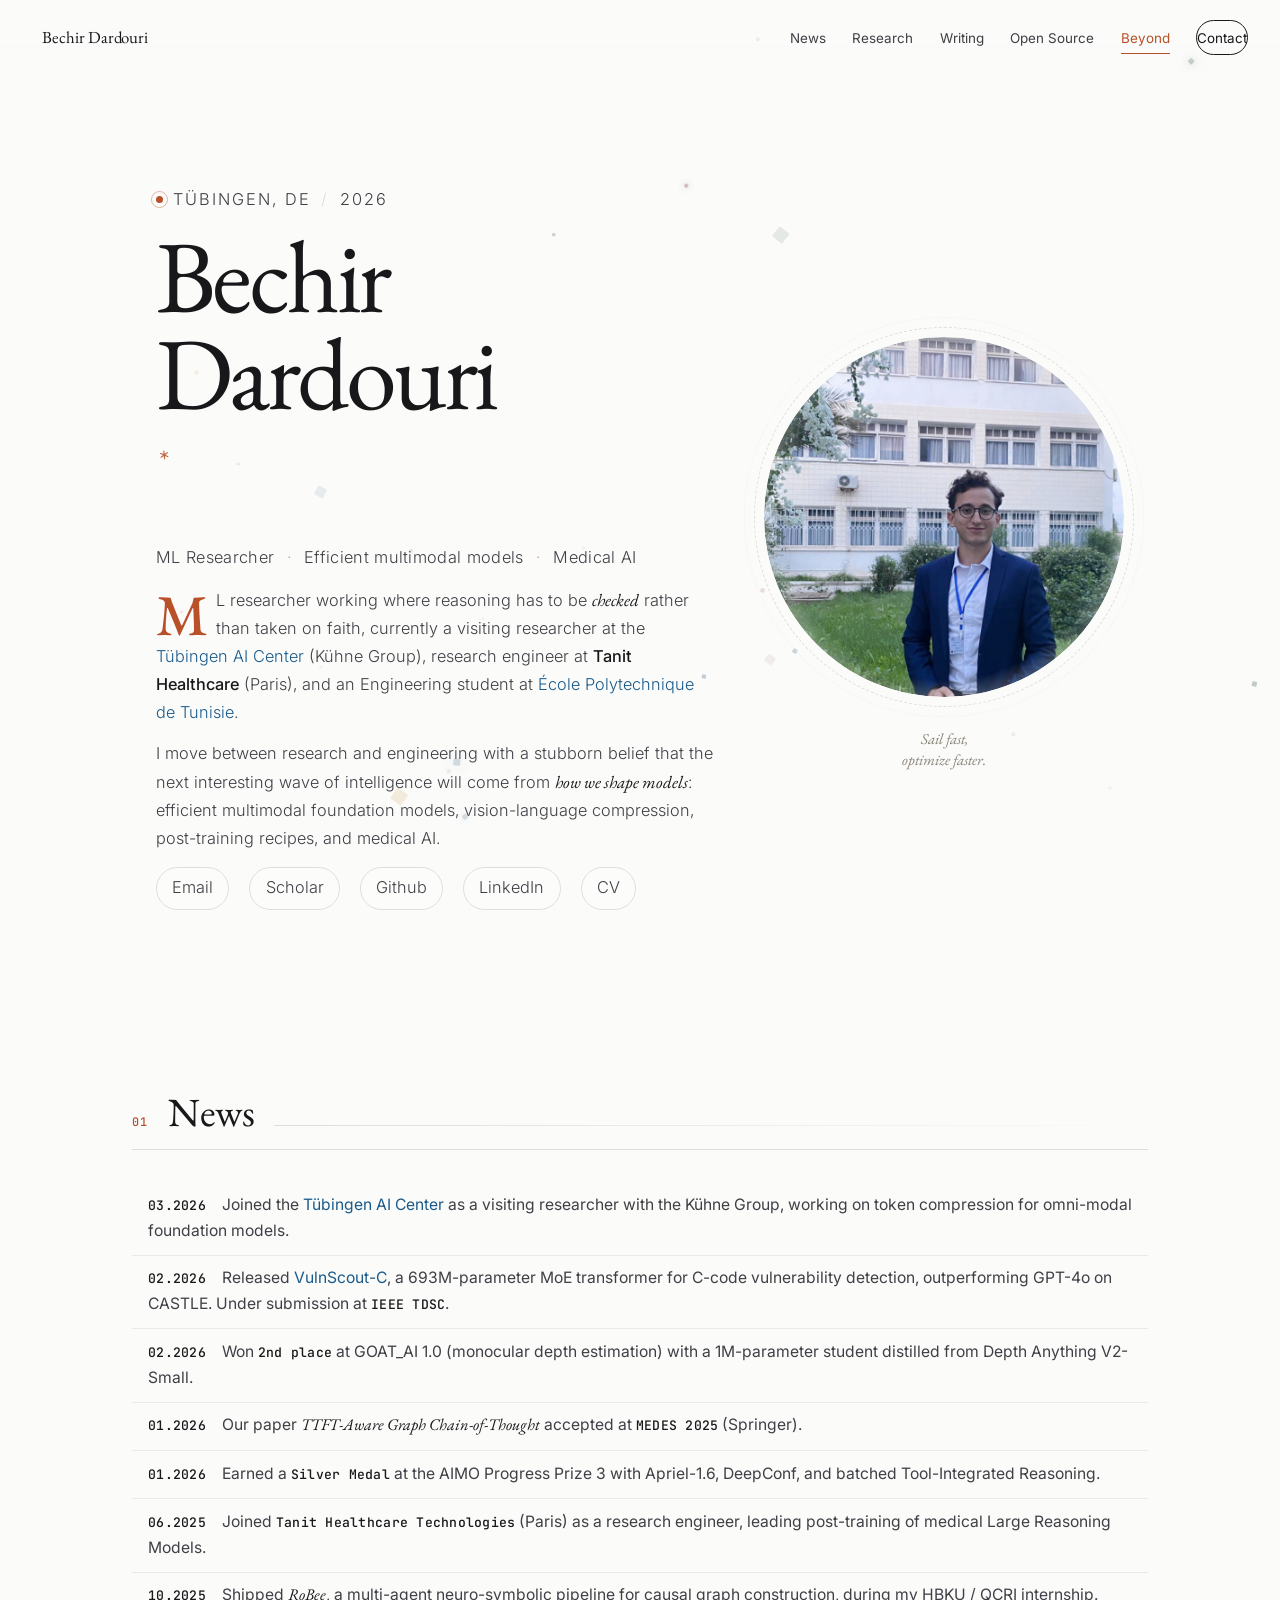
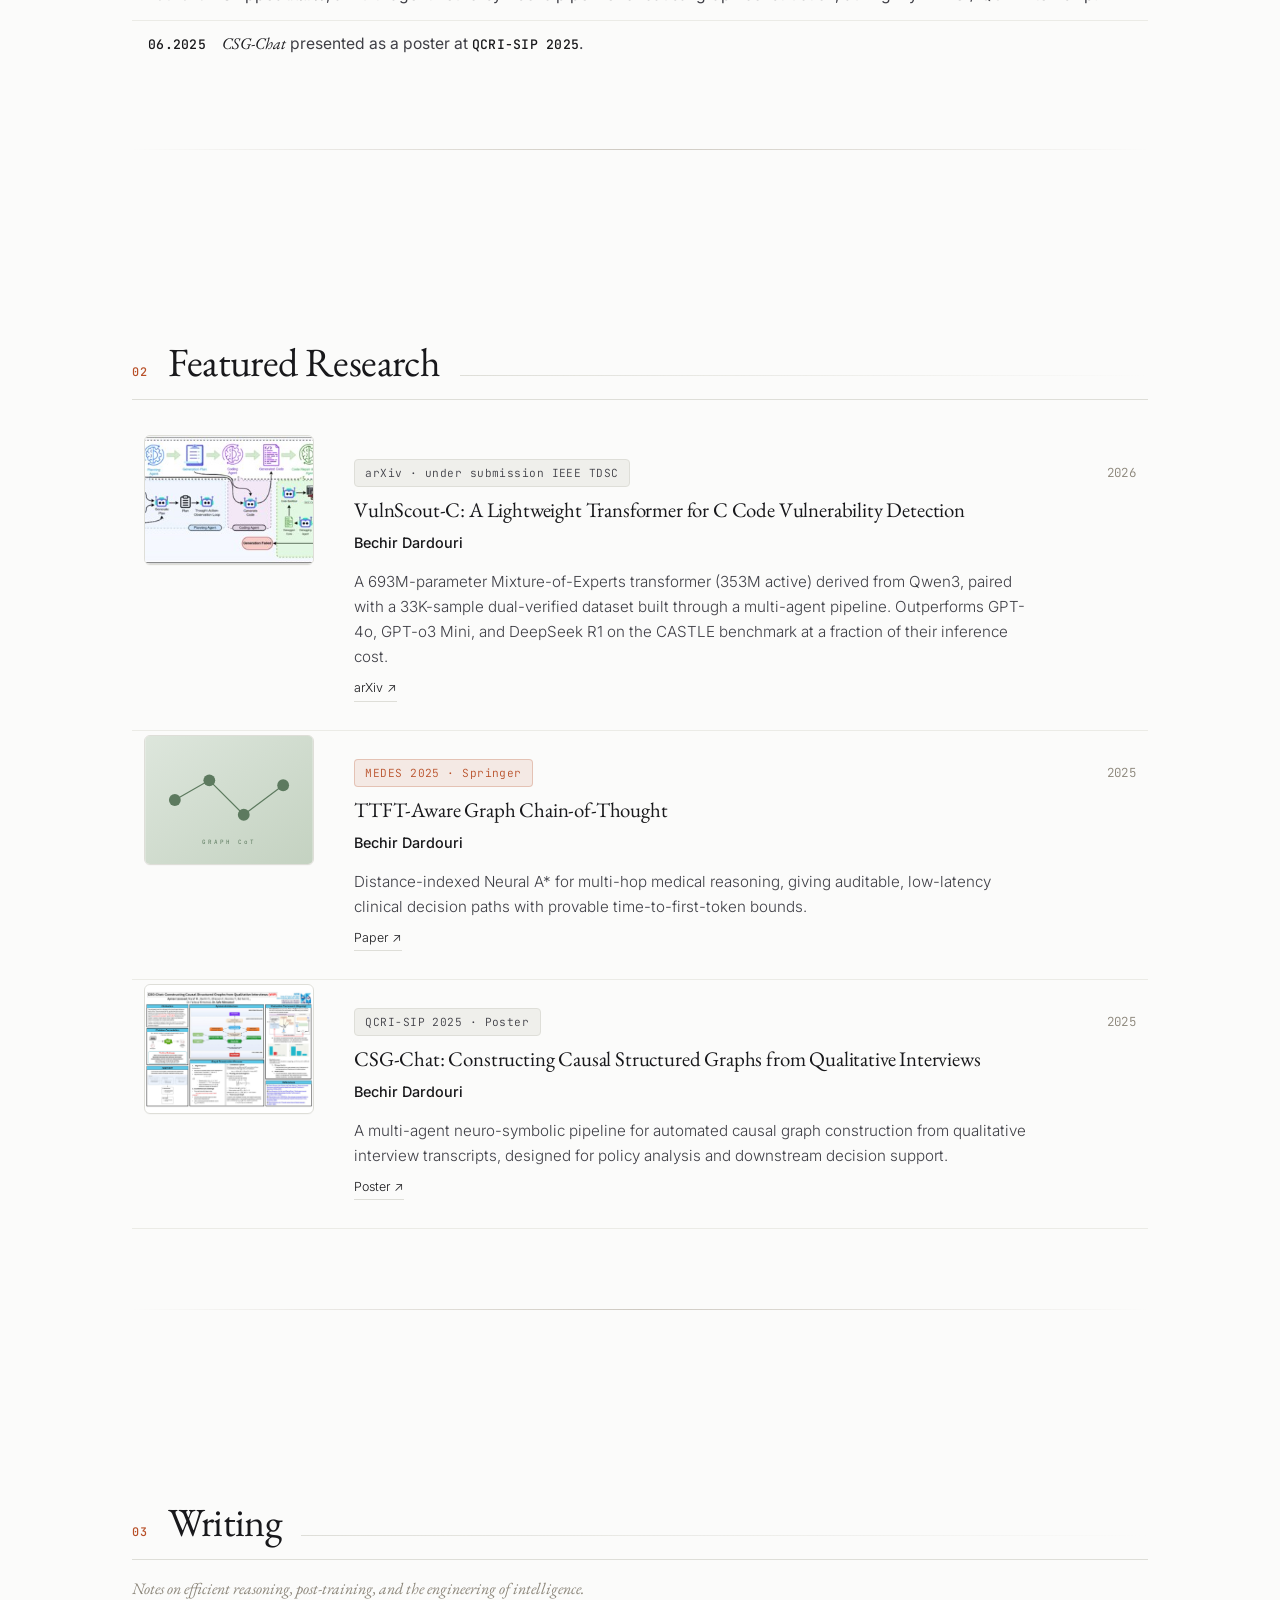
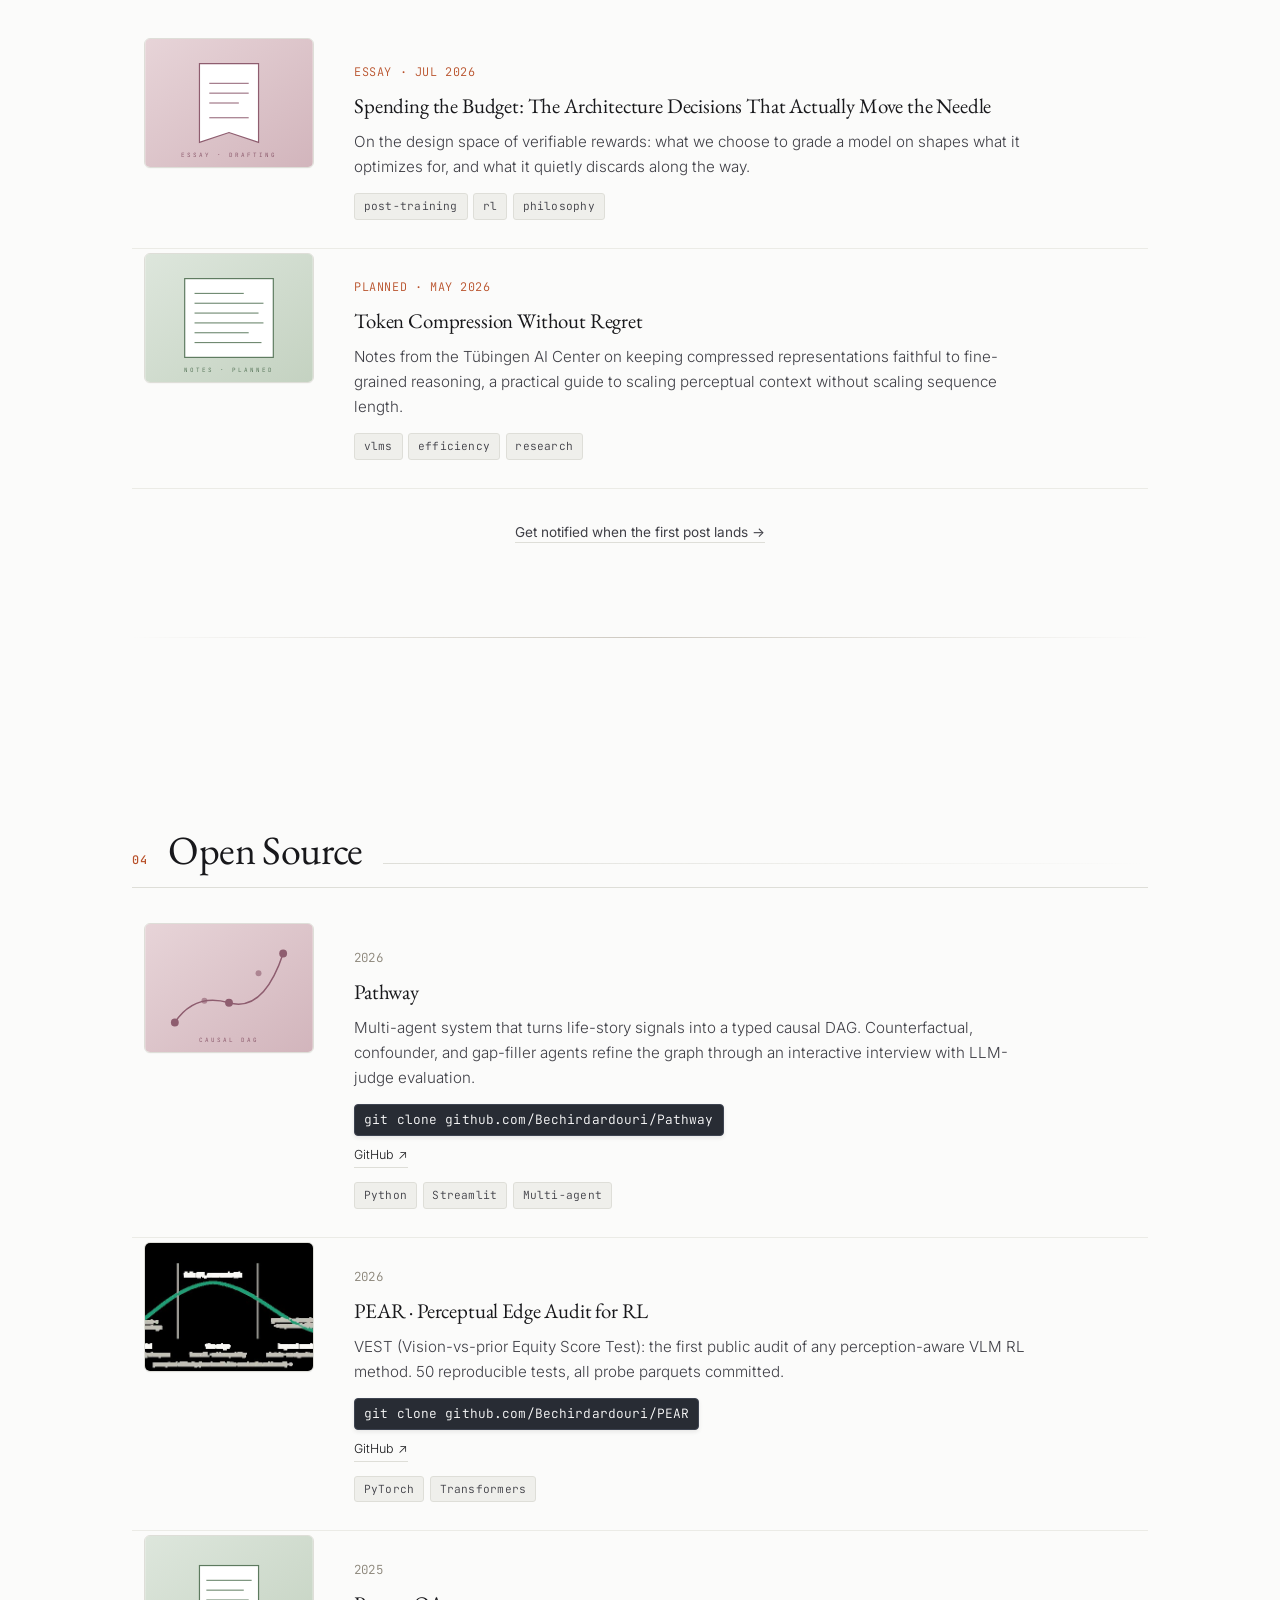
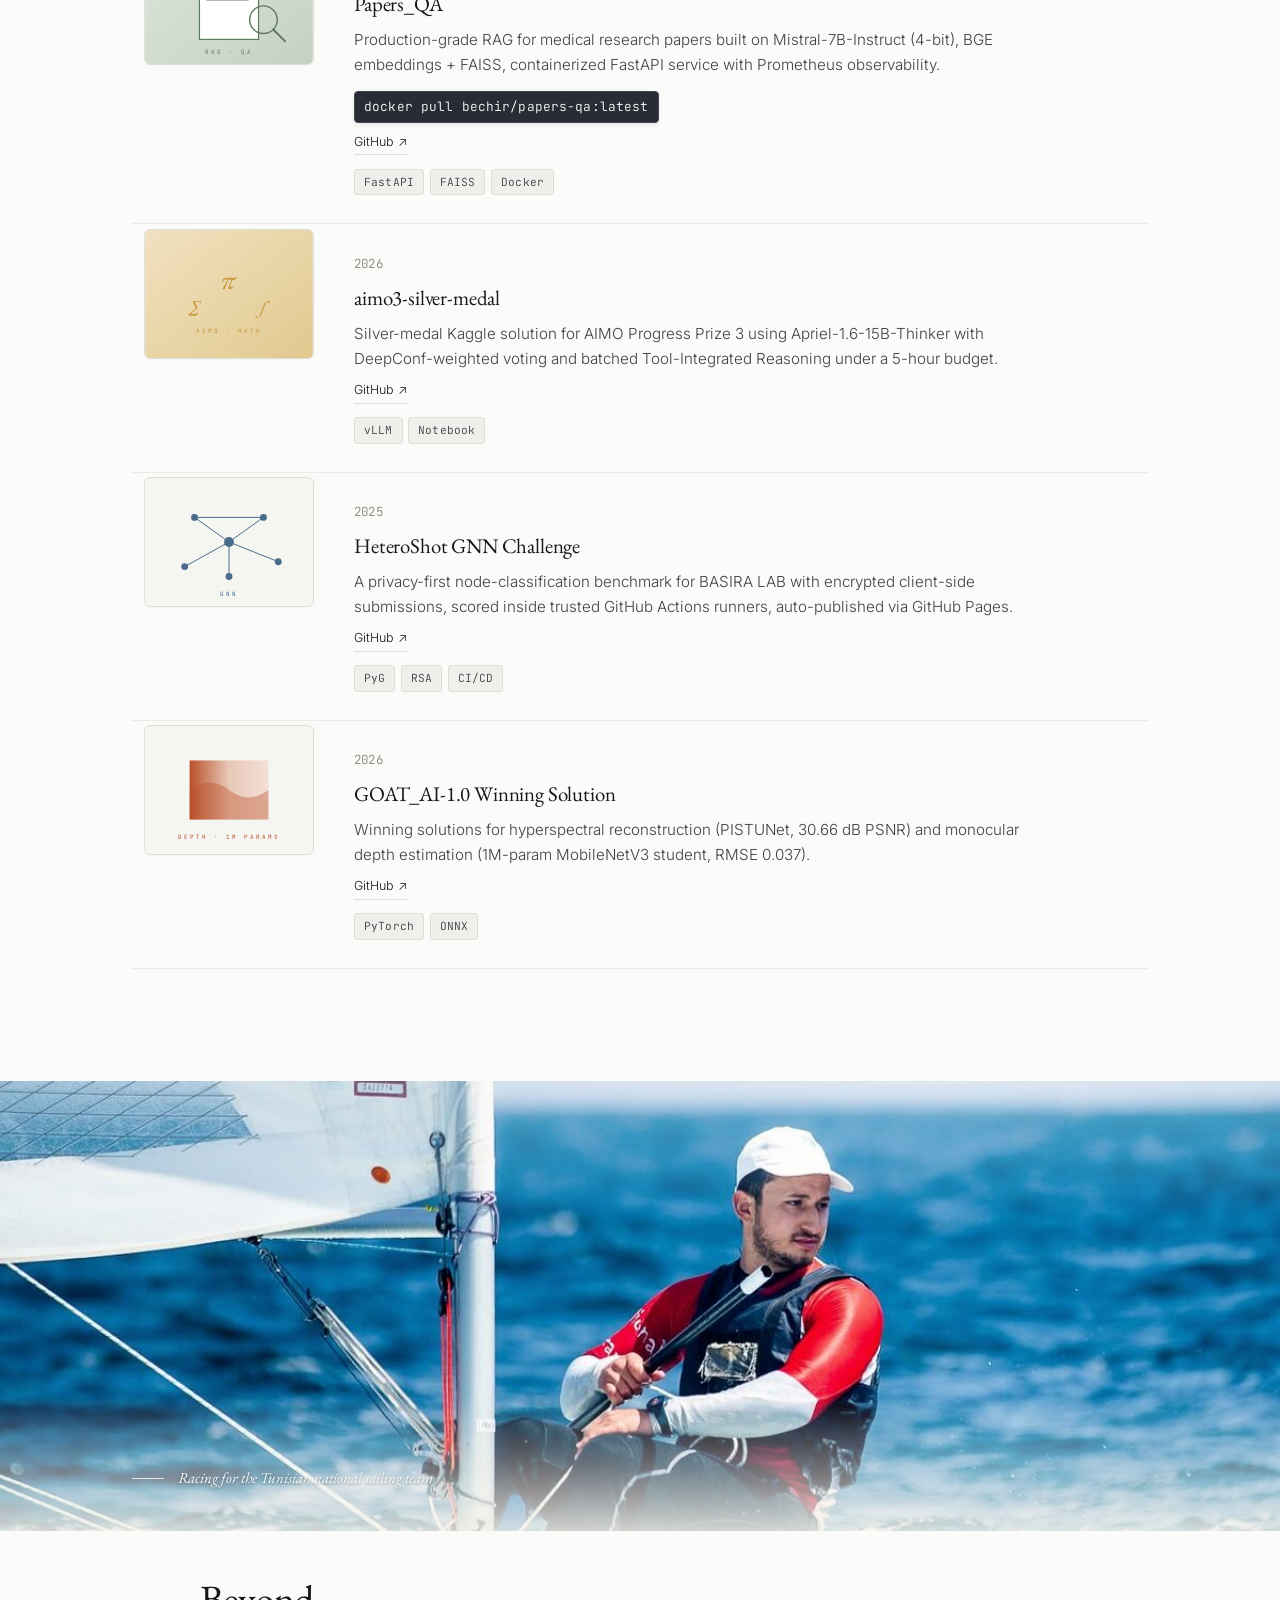
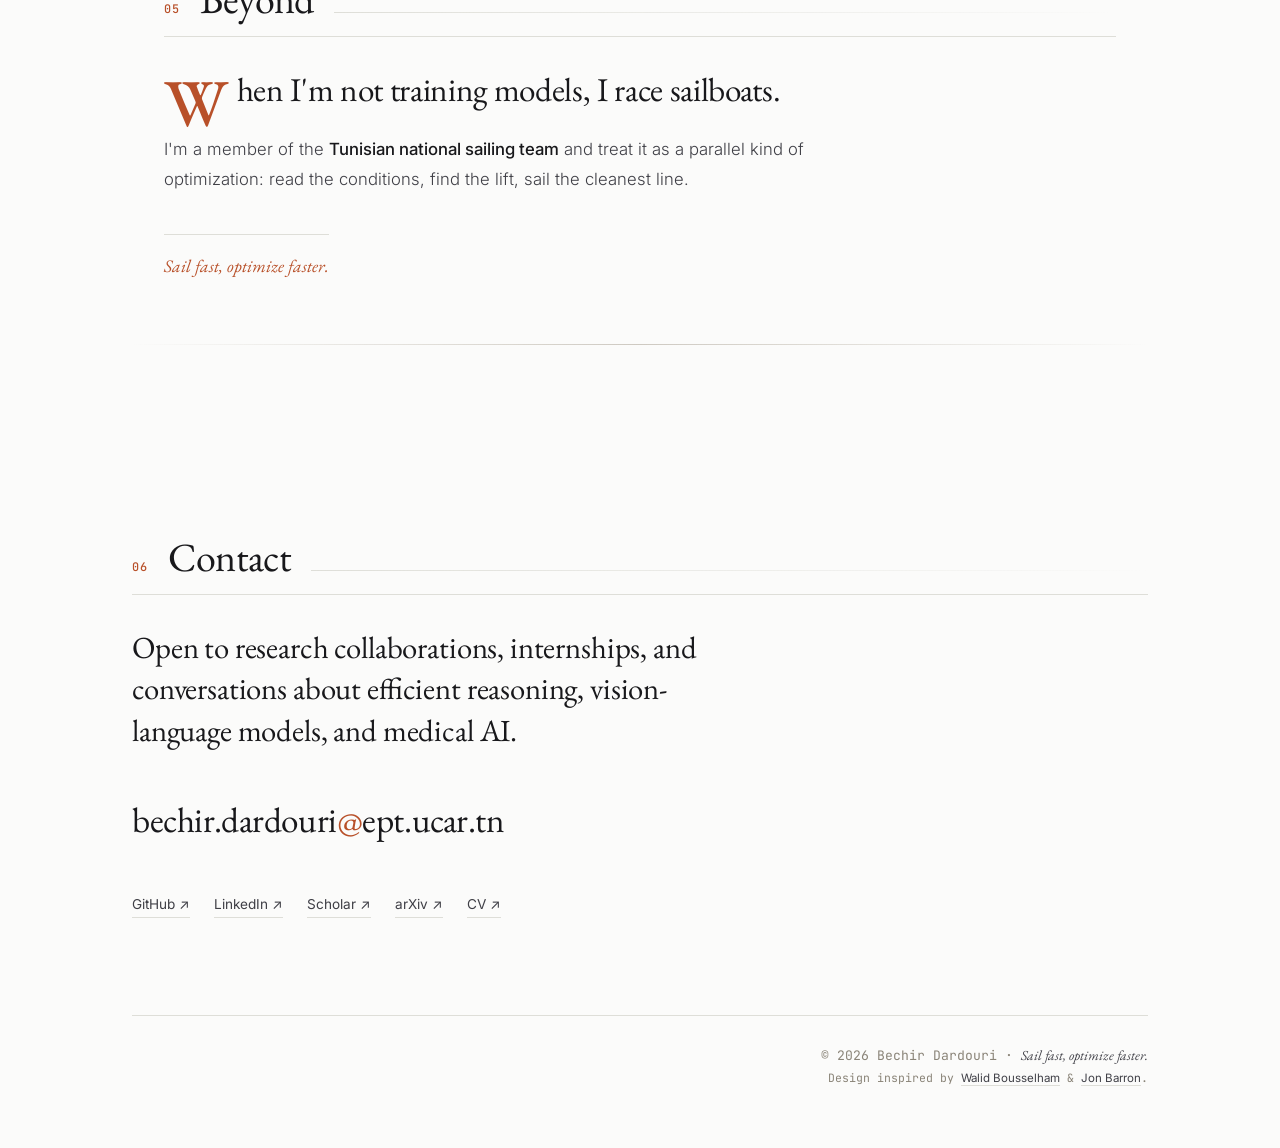
<file: index.html>
<!DOCTYPE html>
<html lang="en">
  <head>
    <meta charset="UTF-8" />
    <meta name="viewport" content="width=device-width, initial-scale=1" />
    <meta name="color-scheme" content="light" />
    <meta name="theme-color" content="#fbfbfa" />

    <!-- Primary SEO -->
    <title>Bechir Dardouri · ML Researcher · Tübingen AI Center</title>
    <meta name="google-site-verification" content="Xid5AnviSHsgxpguNvx3FMQ67lyMWOB4sU-Z_6amaNw" />
    <meta name="author" content="Bechir Dardouri" />
    <meta name="description" content="Bechir Dardouri, ML researcher at the Tübingen AI Center. Working on efficient multimodal foundation models, vision-language compression, post-training, and medical AI. Previously HBKU/QCRI, Tanit Healthcare." />
    <meta name="keywords" content="Bechir Dardouri, machine learning researcher, ML research, efficient reasoning, vision-language models, medical AI, token compression, Tübingen AI Center, École Polytechnique de Tunisie, post-training, RL, VLM" />
    <meta name="robots" content="index, follow, max-image-preview:large" />
    <link rel="canonical" href="https://bechirdardouri.github.io/" />

    <!-- Open Graph -->
    <meta property="og:title" content="Bechir Dardouri · ML Researcher" />
    <meta property="og:description" content="ML researcher at the Tübingen AI Center. Efficient reasoning, vision-language models, medical AI." />
    <meta property="og:type" content="profile" />
    <meta property="og:url" content="https://bechirdardouri.github.io/" />
    <meta property="og:image" content="https://bechirdardouri.github.io/images/profile-final.jpg" />
    <meta property="og:image:width" content="960" />
    <meta property="og:image:height" content="1000" />
    <meta property="og:image:alt" content="Portrait of Bechir Dardouri" />
    <meta property="og:site_name" content="Bechir Dardouri" />
    <meta property="og:locale" content="en_US" />
    <meta name="profile:first_name" content="Bechir" />
    <meta name="profile:last_name" content="Dardouri" />

    <!-- Twitter -->
    <meta name="twitter:card" content="summary_large_image" />
    <meta name="twitter:title" content="Bechir Dardouri · ML Researcher" />
    <meta name="twitter:description" content="Efficient reasoning, vision-language models, medical AI. Tübingen AI Center." />
    <meta name="twitter:image" content="https://bechirdardouri.github.io/images/profile-final.jpg" />
    <meta name="twitter:image:alt" content="Portrait of Bechir Dardouri" />

    <!-- Icons -->
    <link rel="icon" type="image/svg+xml" href="data:image/svg+xml,%3Csvg xmlns='http://www.w3.org/2000/svg' viewBox='0 0 100 100'%3E%3Crect width='100' height='100' fill='%23fbfbfa'/%3E%3Ctext x='50' y='70' font-family='Georgia,serif' font-size='60' fill='%23b85029' text-anchor='middle'%3EB%3C/text%3E%3C/svg%3E" />
    <link rel="apple-touch-icon" href="data:image/svg+xml,%3Csvg xmlns='http://www.w3.org/2000/svg' viewBox='0 0 100 100'%3E%3Crect width='100' height='100' fill='%23fbfbfa'/%3E%3Ctext x='50' y='70' font-family='Georgia,serif' font-size='60' fill='%23b85029' text-anchor='middle'%3EB%3C/text%3E%3C/svg%3E" />
    <link rel="mask-icon" href="data:image/svg+xml,%3Csvg xmlns='http://www.w3.org/2000/svg' viewBox='0 0 100 100'%3E%3Ctext x='50' y='70' font-family='Georgia,serif' font-size='60' fill='%23000' text-anchor='middle'%3EB%3C/text%3E%3C/svg%3E" color="#b85029" />

    <!-- Sitemap -->
    <link rel="sitemap" type="application/xml" title="Sitemap" href="/sitemap.xml" />

    <!-- Performance: preconnect + preload fonts -->
    <link rel="preconnect" href="https://fonts.googleapis.com" />
    <link rel="preconnect" href="https://fonts.gstatic.com" crossorigin />
    <link rel="preload" as="style" href="https://fonts.googleapis.com/css2?family=EB+Garamond:ital,wght@0,400;0,500;0,600;1,400;1,500&family=Inter:wght@300;400;500;600&family=JetBrains+Mono:wght@400;500&display=swap" />
    <link rel="stylesheet" href="https://fonts.googleapis.com/css2?family=EB+Garamond:ital,wght@0,400;0,500;0,600;1,400;1,500&family=Inter:wght@300;400;500;600&family=JetBrains+Mono:wght@400;500&display=swap" media="print" onload="this.media='all'" />
    <noscript><link rel="stylesheet" href="https://fonts.googleapis.com/css2?family=EB+Garamond:ital,wght@0,400;0,500;0,600;1,400;1,500&family=Inter:wght@300;400;500;600&family=JetBrains+Mono:wght@400;500&display=swap" /></noscript>

    <link rel="stylesheet" type="text/css" href="stylesheet.css" />

    <!-- Structured data: Person -->
    <script type="application/ld+json">
    {
      "@context": "https://schema.org",
      "@type": "Person",
      "name": "Bechir Dardouri",
      "givenName": "Bechir",
      "familyName": "Dardouri",
      "image": "https://bechirdardouri.github.io/images/profile-final.jpg",
      "url": "https://bechirdardouri.github.io/",
      "email": "mailto:bechir.dardouri@ept.ucar.tn",
      "jobTitle": "Machine Learning Researcher",
      "description": "ML researcher working on efficient multimodal foundation models, vision-language compression, post-training, and medical AI.",
      "knowsAbout": [
        "Machine Learning",
        "Efficient Reasoning",
        "Vision-Language Models",
        "Medical AI",
        "Token Compression",
        "Post-training",
        "Reinforcement Learning",
        "Mixture of Experts"
      ],
      "alumniOf": [
        {
          "@type": "CollegeOrUniversity",
          "name": "University of Tübingen",
          "department": "Tübingen AI Center"
        },
        {
          "@type": "CollegeOrUniversity",
          "name": "École Polytechnique de Tunisie"
        }
      ],
      "worksFor": {
        "@type": "Organization",
        "name": "Tübingen AI Center"
      },
      "affiliation": [
        { "@type": "Organization", "name": "Tübingen AI Center", "url": "https://tuebingen.ai/" },
        { "@type": "Organization", "name": "Tanit Healthcare Technologies", "url": "https://tanit.ai/" },
        { "@type": "Organization", "name": "École Polytechnique de Tunisie", "url": "https://www.ept.tn/" }
      ],
      "sameAs": [
        "https://github.com/Bechirdardouri",
        "https://www.linkedin.com/in/bechir-dardouri-085292197/",
        "https://scholar.google.com/citations?user=Z3B8Rc8AAAAJ&hl=en",
        "https://arxiv.org/a/dardouri_b_1"
      ],
      "address": {
        "@type": "PostalAddress",
        "addressLocality": "Tübingen",
        "addressCountry": "DE"
      }
    }
    </script>

    <!-- Structured data: Website -->
    <script type="application/ld+json">
    {
      "@context": "https://schema.org",
      "@type": "WebSite",
      "name": "Bechir Dardouri",
      "url": "https://bechirdardouri.github.io/",
      "author": { "@type": "Person", "name": "Bechir Dardouri" },
      "inLanguage": "en"
    }
    </script>

    <!-- Google Analytics (GA4): replace G-XXXXXXXXXX with your Measurement ID -->
<!-- Google Analytics (GA4) -->
    <script async src="https://www.googletagmanager.com/gtag/js?id=G-5VT6WRE0SD"></script>
    <script>
      window.dataLayer = window.dataLayer || [];
      function gtag(){dataLayer.push(arguments);}
      gtag('js', new Date());
      gtag('config', 'G-5VT6WRE0SD', {
        'anonymize_ip': true,
        'page_title': document.title,
        'page_location': window.location.href
      });
    </script>
    <!-- End Google Analytics -->
  </head>

  <body>
    <a href="#main" class="skip-link">Skip to content</a>

    <!-- Reading progress bar -->
    <div class="reading-progress" id="reading-progress" aria-hidden="true"></div>

    <!-- Drifting pixel field -->
    <canvas id="pixel-field" aria-hidden="true"></canvas>
    <div id="cursor-dot" aria-hidden="true"></div>
    <div id="cursor-ring" aria-hidden="true"></div>

    <header class="site-nav" id="site-nav">
      <a class="nav-mark" href="#top">
        <span class="nav-mark__sig" aria-hidden="true">
          <span class="nav-mark__letter">B</span>
          <span class="nav-mark__letter">D</span>
        </span>
        <span class="nav-mark__full">Bechir Dardouri</span>
      </a>
      <nav class="nav-links" aria-label="Primary">
        <a href="#news" data-nav>News</a>
        <a href="#research" data-nav>Research</a>
        <a href="#writing" data-nav>Writing</a>
        <a href="#opensource" data-nav>Open Source</a>
        <a href="#beyond" data-nav>Beyond</a>
        <a href="#contact" class="nav-cta magnetic">Contact</a>
      </nav>
    </header>

    <span id="top"></span>

    <main id="main">
    <table class="page" role="presentation">
      <tbody>
        <tr>
          <td>

            <!-- ===================== HERO ===================== -->
            <table class="hero" role="presentation">
              <tbody>
                <tr>
                  <td class="hero__text">
                    <p class="meta-line">
                      <span class="dot-pulse" aria-hidden="true"></span>
                      <span>Tübingen, DE</span>
                      <span class="meta-sep">/</span>
                      <span class="meta-year">2026</span>
                    </p>

                    <h1 class="name" aria-label="Bechir Dardouri">
                      <span class="name__word"><span class="name__letter">B</span><span class="name__letter">e</span><span class="name__letter">c</span><span class="name__letter">h</span><span class="name__letter">i</span><span class="name__letter">r</span></span>
                      <span class="name__word"><span class="name__letter">D</span><span class="name__letter">a</span><span class="name__letter">r</span><span class="name__letter">d</span><span class="name__letter">o</span><span class="name__letter">u</span><span class="name__letter">r</span><span class="name__letter">i</span></span>
                      <span class="name__ast" aria-hidden="true">*</span>
                    </h1>

                    <p class="hero__role">
                      ML Researcher
                      <span class="hero__role-sep">·</span>
                      Efficient multimodal models
                      <span class="hero__role-sep">·</span>
                      Medical AI
                    </p>

                    <p class="hero__lead has-dropcap">
                      ML researcher working where reasoning has to be
                      <em>checked</em> rather than taken on faith, currently a
                      visiting researcher at the
                      <a href="https://tuebingen.ai/" target="_blank" rel="noopener">Tübingen AI Center</a>
                      (Kühne Group), research engineer at
                      <a href="https://tanit.ai/" target="_blank" rel="noopener"><strong>Tanit Healthcare</strong></a> (Paris), and an Engineering
                      student at <a href="https://www.ept.tn/" target="_blank" rel="noopener">École Polytechnique de Tunisie</a>.
                    </p>

                    <p>
                      I move between research and engineering with a stubborn belief
                      that the next interesting wave of intelligence will come from
                      <em>how we shape models</em>: efficient multimodal foundation
                      models, vision-language compression, post-training recipes,
                      and medical AI.
                    </p>

                    <p class="hero__links">
                      <a href="mailto:bechir.dardouri@ept.ucar.tn" class="magnetic">Email</a>
                      <a href="https://scholar.google.com/citations?user=Z3B8Rc8AAAAJ&hl=en" target="_blank" rel="noopener" class="magnetic">Scholar</a>
                      <a href="https://github.com/Bechirdardouri" target="_blank" rel="noopener" class="magnetic">Github</a>
                      <a href="https://www.linkedin.com/in/bechir-dardouri-085292197/" target="_blank" rel="noopener" class="magnetic">LinkedIn</a>
                      <a href="cv.pdf" target="_blank" rel="noopener" class="magnetic">CV</a>
                    </p>
                  </td>

                  <td class="hero__portrait">
                    <div class="portrait" id="portrait">
                      <img src="images/profile-final.jpg"
                           alt="Portrait of Bechir Dardouri"
                           class="profile-pic"
                           loading="eager" />
                      <span class="portrait__ring" aria-hidden="true"></span>
                      <span class="portrait__ring portrait__ring--2" aria-hidden="true"></span>
                    </div>
                    <p class="portrait__caption"><em>Sail fast,<br />optimize faster.</em></p>
                  </td>
                </tr>
              </tbody>
            </table>

            <!-- ===================== NEWS ===================== -->
            <section id="news" class="content-section">
              <header class="section-h-row">
                <span class="section-h__num">01</span>
                <h2 class="section-h">News</h2>
                <span class="section-h__line" aria-hidden="true"></span>
              </header>
              <div class="news-item">
                <p><strong>03.2026</strong> &ensp; Joined the <a href="https://tuebingen.ai/" target="_blank" rel="noopener">Tübingen AI Center</a> as a visiting researcher with the Kühne Group, working on token compression for omni-modal foundation models.</p>
                <p><strong>02.2026</strong> &ensp; Released <a href="https://arxiv.org/abs/2603.28309" target="_blank" rel="noopener">VulnScout-C</a>, a 693M-parameter MoE transformer for C-code vulnerability detection, outperforming GPT-4o on CASTLE. Under submission at <strong>IEEE TDSC</strong>.</p>
                <p><strong>02.2026</strong> &ensp; Won <strong>2nd place</strong> at GOAT_AI 1.0 (monocular depth estimation) with a 1M-parameter student distilled from Depth Anything V2-Small.</p>
                <p><strong>01.2026</strong> &ensp; Our paper <a href="https://arxiv.org/pdf/2606.23108" target="_blank" rel="noopener"><em>TTFT-Aware Graph Chain-of-Thought</em></a> accepted at <strong>MEDES 2025</strong> (Springer).</p>
                <p><strong>01.2026</strong> &ensp; Earned a <strong>Silver Medal</strong> at the AIMO Progress Prize 3 with Apriel-1.6, DeepConf, and batched Tool-Integrated Reasoning.</p>
                <p><strong>06.2025</strong> &ensp; Joined <strong>Tanit Healthcare Technologies</strong> (Paris) as a research engineer, leading post-training of medical Large Reasoning Models.</p>
                <p><strong>10.2025</strong> &ensp; Shipped <em>RoBee</em>, a multi-agent neuro-symbolic pipeline for causal graph construction, during my HBKU / QCRI internship.</p>
                <p><strong>06.2025</strong> &ensp; <em>CSG-Chat</em> presented as a poster at <strong>QCRI-SIP 2025</strong>.</p>
              </div>
            </section>

            <hr class="divider" />

            <!-- ===================== FEATURED RESEARCH ===================== -->
            <section id="research" class="content-section">
              <header class="section-h-row">
                <span class="section-h__num">02</span>
                <h2 class="section-h">Featured Research</h2>
                <span class="section-h__line" aria-hidden="true"></span>
              </header>

              <table class="papers" role="presentation">
                <tbody>

                  <tr class="paper">
                    <td class="paper__thumb">
                      <a class="thumb thumb--figure" href="https://arxiv.org/abs/2603.28309" target="_blank" rel="noopener" aria-label="View VulnScout-C paper">
                        <img src="images/vulnscout-figure.jpg" alt="VulnScout-C architecture" loading="lazy" />
                      </a>
                    </td>
                    <td class="paper__body">
                      <div class="paper__meta-row">
                        <span class="paper__venue-badge">arXiv · under submission IEEE TDSC</span>
                        <span class="paper__year">2026</span>
                      </div>
                      <a href="https://arxiv.org/abs/2603.28309" target="_blank" rel="noopener">
                        <span class="papertitle">VulnScout-C: A Lightweight Transformer for C Code Vulnerability Detection</span>
                      </a>
                      <p class="paper__authors"><strong>Bechir Dardouri</strong></p>
                      <p class="paper-abstract">
                        A 693M-parameter Mixture-of-Experts transformer (353M active)
                        derived from Qwen3, paired with a 33K-sample dual-verified
                        dataset built through a multi-agent pipeline. Outperforms
                        GPT-4o, GPT-o3 Mini, and DeepSeek R1 on the CASTLE benchmark
                        at a fraction of their inference cost.
                      </p>
                      <div class="paper__links">
                        <a href="https://arxiv.org/abs/2603.28309" target="_blank" rel="noopener">arXiv ↗</a>
                      </div>
                    </td>
                  </tr>

                  <tr class="paper">
                    <td class="paper__thumb">
                      <div class="thumb thumb--sage" aria-hidden="true">
                        <svg viewBox="0 0 170 130" xmlns="http://www.w3.org/2000/svg">
                          <defs>
                            <linearGradient id="g2" x1="0" y1="0" x2="1" y2="1">
                              <stop offset="0" stop-color="#dde6dc"/><stop offset="1" stop-color="#c4d2c1"/>
                            </linearGradient>
                          </defs>
                          <rect width="170" height="130" fill="url(#g2)"/>
                          <line x1="30" y1="65" x2="65" y2="45" stroke="#5d7a5f" stroke-width="1.2"/>
                          <line x1="65" y1="45" x2="100" y2="80" stroke="#5d7a5f" stroke-width="1.2"/>
                          <line x1="100" y1="80" x2="140" y2="50" stroke="#5d7a5f" stroke-width="1.2"/>
                          <circle cx="30" cy="65" r="6" fill="#5d7a5f"/>
                          <circle cx="65" cy="45" r="6" fill="#5d7a5f"/>
                          <circle cx="100" cy="80" r="6" fill="#5d7a5f"/>
                          <circle cx="140" cy="50" r="6" fill="#5d7a5f"/>
                          <text x="85" y="110" font-family="JetBrains Mono, monospace" font-size="6"
                                fill="#5d7a5f" text-anchor="middle" letter-spacing="2">GRAPH CoT</text>
                        </svg>
                      </div>
                    </td>
                    <td class="paper__body">
                      <div class="paper__meta-row">
                        <span class="paper__venue-badge paper__venue-badge--accent">MEDES 2025 · Springer</span>
                        <span class="paper__year">2025</span>
                      </div>
                      <a href="https://arxiv.org/pdf/2606.23108" target="_blank" rel="noopener">
                        <span class="papertitle">TTFT-Aware Graph Chain-of-Thought</span>
                      </a>
                      <p class="paper__authors"><strong>Bechir Dardouri</strong></p>
                      <p class="paper-abstract">
                        Distance-indexed Neural A* for multi-hop medical reasoning,
                        giving auditable, low-latency clinical decision paths with
                        provable time-to-first-token bounds.
                      </p>
                      <div class="paper__links">
                        <a href="https://arxiv.org/pdf/2606.23108" target="_blank" rel="noopener">Paper ↗</a>
                      </div>
                    </td>
                  </tr>

                  <tr class="paper">
                    <td class="paper__thumb">
                      <a class="thumb thumb--poster" href="images/csg-poster.jpg" target="_blank" rel="noopener" aria-label="View CSG-Chat poster">
                        <img src="images/csg-poster.jpg" alt="CSG-Chat poster" loading="lazy" />
                      </a>
                    </td>
                    <td class="paper__body">
                      <div class="paper__meta-row">
                        <span class="paper__venue-badge">QCRI-SIP 2025 · Poster</span>
                        <span class="paper__year">2025</span>
                      </div>
                      <span class="papertitle">CSG-Chat: Constructing Causal Structured Graphs from Qualitative Interviews</span>
                      <p class="paper__authors"><strong>Bechir Dardouri</strong></p>
                      <p class="paper-abstract">
                        A multi-agent neuro-symbolic pipeline for automated causal
                        graph construction from qualitative interview transcripts,
                        designed for policy analysis and downstream decision support.
                      </p>
                      <div class="paper__links">
                        <a href="images/csg-poster.jpg" target="_blank" rel="noopener">Poster ↗</a>
                      </div>
                    </td>
                  </tr>

                </tbody>
              </table>
            </section>

            <hr class="divider" />

            <!-- ===================== WRITING ===================== -->
            <section id="writing" class="content-section">
              <header class="section-h-row">
                <span class="section-h__num">03</span>
                <h2 class="section-h">Writing</h2>
                <span class="section-h__line" aria-hidden="true"></span>
              </header>
              <p class="section-hint">Notes on efficient reasoning, post-training, and the engineering of intelligence.</p>

              <table class="papers" role="presentation">
                <tbody>

                  <tr class="paper">
                    <td class="paper__thumb">
                      <div class="thumb thumb--mauve" aria-hidden="true">
                        <svg viewBox="0 0 170 130" xmlns="http://www.w3.org/2000/svg">
                          <defs>
                            <linearGradient id="g4" x1="0" y1="0" x2="1" y2="1">
                              <stop offset="0" stop-color="#e7d4d8"/><stop offset="1" stop-color="#d2b5bc"/>
                            </linearGradient>
                          </defs>
                          <rect width="170" height="130" fill="url(#g4)"/>
                          <path d="M55 25 L55 105 L85 95 L115 105 L115 25 Z" fill="#fff" stroke="#8e5d6f" stroke-width="1.2"/>
                          <line x1="65" y1="45" x2="105" y2="45" stroke="#8e5d6f" stroke-width="1"/>
                          <line x1="65" y1="55" x2="105" y2="55" stroke="#8e5d6f" stroke-width="1"/>
                          <line x1="65" y1="65" x2="95" y2="65" stroke="#8e5d6f" stroke-width="1"/>
                          <line x1="65" y1="80" x2="105" y2="80" stroke="#8e5d6f" stroke-width="1"/>
                          <text x="85" y="120" font-family="JetBrains Mono, monospace" font-size="6"
                                fill="#8e5d6f" text-anchor="middle" letter-spacing="2">ESSAY · DRAFTING</text>
                        </svg>
                      </div>
                    </td>
                    <td class="paper__body">
                      <div class="paper__meta-row">
                        <span class="paper__date">Essay · Jul 2026</span>
                      </div>
                      <a href="https://app.notion.com/p/Spending-the-Budget-The-Architecture-Decisions-That-Actually-Move-the-Needle-39b4e659361080c39e27ff9a5241f65d" target="_blank" rel="noopener"><span class="papertitle">Spending the Budget: The Architecture Decisions That Actually Move the Needle</span></a>
                      <p class="paper-abstract">
                        On the design space of verifiable rewards: what we choose to
                        grade a model on shapes what it optimizes for, and what it
                        quietly discards along the way.
                      </p>
                      <div class="paper__tag-row">
                        <span class="paper-tag">post-training</span>
                        <span class="paper-tag">rl</span>
                        <span class="paper-tag">philosophy</span>
                      </div>
                    </td>
                  </tr>

                  <tr class="paper">
                    <td class="paper__thumb">
                      <div class="thumb thumb--sage" aria-hidden="true">
                        <svg viewBox="0 0 170 130" xmlns="http://www.w3.org/2000/svg">
                          <rect width="170" height="130" fill="url(#g2)"/>
                          <rect x="40" y="25" width="90" height="80" fill="#fff" stroke="#5d7a5f" stroke-width="1.2"/>
                          <line x1="50" y1="40" x2="100" y2="40" stroke="#5d7a5f" stroke-width="1"/>
                          <line x1="50" y1="50" x2="120" y2="50" stroke="#5d7a5f" stroke-width="1"/>
                          <line x1="50" y1="60" x2="115" y2="60" stroke="#5d7a5f" stroke-width="1"/>
                          <line x1="50" y1="70" x2="120" y2="70" stroke="#5d7a5f" stroke-width="1"/>
                          <line x1="50" y1="80" x2="105" y2="80" stroke="#5d7a5f" stroke-width="1"/>
                          <line x1="50" y1="90" x2="118" y2="90" stroke="#5d7a5f" stroke-width="1"/>
                          <text x="85" y="120" font-family="JetBrains Mono, monospace" font-size="6"
                                fill="#5d7a5f" text-anchor="middle" letter-spacing="2">NOTES · PLANNED</text>
                        </svg>
                      </div>
                    </td>
                    <td class="paper__body">
                      <div class="paper__meta-row">
                        <span class="paper__date">Planned · May 2026</span>
                      </div>
                      <span class="papertitle">Token Compression Without Regret</span>
                      <p class="paper-abstract">
                        Notes from the Tübingen AI Center on keeping compressed
                        representations faithful to fine-grained reasoning, a
                        practical guide to scaling perceptual context without
                        scaling sequence length.
                      </p>
                      <div class="paper__tag-row">
                        <span class="paper-tag">vlms</span>
                        <span class="paper-tag">efficiency</span>
                        <span class="paper-tag">research</span>
                      </div>
                    </td>
                  </tr>

                </tbody>
              </table>
              <p class="writing-cta">
                <a href="#contact">Get notified when the first post lands →</a>
              </p>
            </section>

            <hr class="divider" />

            <!-- ===================== OPEN SOURCE ===================== -->
            <section id="opensource" class="content-section">
              <header class="section-h-row">
                <span class="section-h__num">04</span>
                <h2 class="section-h">Open Source</h2>
                <span class="section-h__line" aria-hidden="true"></span>
              </header>

              <table class="papers" role="presentation">
                <tbody>

                  <tr class="paper">
                    <td class="paper__thumb">
                      <div class="thumb thumb--mauve" aria-hidden="true">
                        <svg viewBox="0 0 170 130" xmlns="http://www.w3.org/2000/svg">
                          <rect width="170" height="130" fill="url(#g4)"/>
                          <path d="M30 100 Q50 70 85 80 T140 30" stroke="#8e5d6f" stroke-width="1.5" fill="none"/>
                          <circle cx="30" cy="100" r="4" fill="#8e5d6f"/>
                          <circle cx="60" cy="78" r="3" fill="#8e5d6f" opacity="0.6"/>
                          <circle cx="85" cy="80" r="4" fill="#8e5d6f"/>
                          <circle cx="115" cy="50" r="3" fill="#8e5d6f" opacity="0.6"/>
                          <circle cx="140" cy="30" r="4" fill="#8e5d6f"/>
                          <text x="85" y="120" font-family="JetBrains Mono, monospace" font-size="6"
                                fill="#8e5d6f" text-anchor="middle" letter-spacing="2">CAUSAL DAG</text>
                        </svg>
                      </div>
                    </td>
                    <td class="paper__body">
                      <div class="paper__meta-row">
                        <span class="paper__year">2026</span>
                      </div>
                      <a href="https://github.com/Bechirdardouri/Pathway" target="_blank" rel="noopener">
                        <span class="papertitle">Pathway</span>
                      </a>
                      <p class="paper-abstract">
                        Multi-agent system that turns life-story signals into a typed causal DAG.
                        Counterfactual, confounder, and gap-filler agents refine the graph
                        through an interactive interview with LLM-judge evaluation.
                      </p>
                      <div class="paper__code-row">
                        <code class="language-bash">git clone github.com/Bechirdardouri/Pathway</code>
                      </div>
                      <div class="paper__links">
                        <a href="https://github.com/Bechirdardouri/Pathway" target="_blank" rel="noopener">GitHub ↗</a>
                      </div>
                      <div class="paper__tag-row">
                        <span class="paper-tag">Python</span>
                        <span class="paper-tag">Streamlit</span>
                        <span class="paper-tag">Multi-agent</span>
                      </div>
                    </td>
                  </tr>

                  <tr class="paper">
                    <td class="paper__thumb">
                      <a class="thumb thumb--figure" href="https://github.com/Bechirdardouri/PEAR" target="_blank" rel="noopener" aria-label="View PEAR repository">
                        <img src="images/pear-figure.jpg" alt="PEAR architecture" loading="lazy" />
                      </a>
                    </td>
                    <td class="paper__body">
                      <div class="paper__meta-row">
                        <span class="paper__year">2026</span>
                      </div>
                      <a href="https://github.com/Bechirdardouri/PEAR" target="_blank" rel="noopener">
                        <span class="papertitle">PEAR &middot; Perceptual Edge Audit for RL</span>
                      </a>
                      <p class="paper-abstract">
                        VEST (Vision-vs-prior Equity Score Test): the first public audit of any
                        perception-aware VLM RL method. 50 reproducible tests, all probe
                        parquets committed.
                      </p>
                      <div class="paper__code-row">
                        <code class="language-bash">git clone github.com/Bechirdardouri/PEAR</code>
                      </div>
                      <div class="paper__links">
                        <a href="https://github.com/Bechirdardouri/PEAR" target="_blank" rel="noopener">GitHub ↗</a>
                      </div>
                      <div class="paper__tag-row">
                        <span class="paper-tag">PyTorch</span>
                        <span class="paper-tag">Transformers</span>
                      </div>
                    </td>
                  </tr>

                  <tr class="paper">
                    <td class="paper__thumb">
                      <div class="thumb thumb--sage" aria-hidden="true">
                        <svg viewBox="0 0 170 130" xmlns="http://www.w3.org/2000/svg">
                          <rect width="170" height="130" fill="url(#g2)"/>
                          <rect x="55" y="30" width="60" height="75" fill="#fff" stroke="#5d7a5f" stroke-width="1.2"/>
                          <line x1="62" y1="45" x2="108" y2="45" stroke="#5d7a5f" stroke-width="1"/>
                          <line x1="62" y1="55" x2="100" y2="55" stroke="#5d7a5f" stroke-width="1"/>
                          <line x1="62" y1="65" x2="105" y2="65" stroke="#5d7a5f" stroke-width="1"/>
                          <circle cx="120" cy="85" r="14" fill="none" stroke="#5d7a5f" stroke-width="1.4"/>
                          <line x1="130" y1="95" x2="142" y2="107" stroke="#5d7a5f" stroke-width="2" stroke-linecap="round"/>
                          <text x="85" y="120" font-family="JetBrains Mono, monospace" font-size="6"
                                fill="#5d7a5f" text-anchor="middle" letter-spacing="2">RAG · QA</text>
                        </svg>
                      </div>
                    </td>
                    <td class="paper__body">
                      <div class="paper__meta-row">
                        <span class="paper__year">2025</span>
                      </div>
                      <a href="https://github.com/Bechirdardouri/Papers_QA" target="_blank" rel="noopener">
                        <span class="papertitle">Papers_QA</span>
                      </a>
                      <p class="paper-abstract">
                        Production-grade RAG for medical research papers built on Mistral-7B-Instruct
                        (4-bit), BGE embeddings + FAISS, containerized FastAPI service with
                        Prometheus observability.
                      </p>
                      <div class="paper__code-row">
                        <code class="language-bash">docker pull bechir/papers-qa:latest</code>
                      </div>
                      <div class="paper__links">
                        <a href="https://github.com/Bechirdardouri/Papers_QA" target="_blank" rel="noopener">GitHub ↗</a>
                      </div>
                      <div class="paper__tag-row">
                        <span class="paper-tag">FastAPI</span>
                        <span class="paper-tag">FAISS</span>
                        <span class="paper-tag">Docker</span>
                      </div>
                    </td>
                  </tr>

                  <tr class="paper">
                    <td class="paper__thumb">
                      <div class="thumb thumb--mustard" aria-hidden="true">
                        <svg viewBox="0 0 170 130" xmlns="http://www.w3.org/2000/svg">
                          <defs>
                            <linearGradient id="g5" x1="0" y1="0" x2="1" y2="1">
                              <stop offset="0" stop-color="#f1e1c1"/><stop offset="1" stop-color="#e1c98e"/>
                            </linearGradient>
                          </defs>
                          <rect width="170" height="130" fill="url(#g5)"/>
                          <text x="85" y="60" font-family="EB Garamond, serif" font-style="italic"
                                font-size="28" fill="#c89738" text-anchor="middle">π</text>
                          <text x="50" y="85" font-family="EB Garamond, serif" font-style="italic"
                                font-size="20" fill="#c89738" text-anchor="middle">∑</text>
                          <text x="120" y="85" font-family="EB Garamond, serif" font-style="italic"
                                font-size="20" fill="#c89738" text-anchor="middle">∫</text>
                          <text x="85" y="105" font-family="JetBrains Mono, monospace" font-size="6"
                                fill="#c89738" text-anchor="middle" letter-spacing="2">AIMO · MATH</text>
                        </svg>
                      </div>
                    </td>
                    <td class="paper__body">
                      <div class="paper__meta-row">
                        <span class="paper__year">2026</span>
                      </div>
                      <a href="https://github.com/Bechirdardouri/aimo3-silver-medal" target="_blank" rel="noopener">
                        <span class="papertitle">aimo3-silver-medal</span>
                      </a>
                      <p class="paper-abstract">
                        Silver-medal Kaggle solution for AIMO Progress Prize 3 using
                        Apriel-1.6-15B-Thinker with DeepConf-weighted voting and batched
                        Tool-Integrated Reasoning under a 5-hour budget.
                      </p>
                      <div class="paper__links">
                        <a href="https://github.com/Bechirdardouri/aimo3-silver-medal" target="_blank" rel="noopener">GitHub ↗</a>
                      </div>
                      <div class="paper__tag-row">
                        <span class="paper-tag">vLLM</span>
                        <span class="paper-tag">Notebook</span>
                      </div>
                    </td>
                  </tr>

                  <tr class="paper">
                    <td class="paper__thumb">
                      <div class="thumb thumb--blue" aria-hidden="true">
                        <svg viewBox="0 0 170 130" xmlns="http://www.w3.org/2000/svg">
                          <rect width="170" height="130" fill="url(#g3)"/>
                          <g stroke="#4a6b8a" stroke-width="1" fill="#4a6b8a">
                            <line x1="85" y1="65" x2="50" y2="40"/>
                            <line x1="85" y1="65" x2="120" y2="40"/>
                            <line x1="85" y1="65" x2="40" y2="90"/>
                            <line x1="85" y1="65" x2="85" y2="100"/>
                            <line x1="85" y1="65" x2="135" y2="85"/>
                            <line x1="50" y1="40" x2="120" y2="40"/>
                          </g>
                          <g fill="#4a6b8a">
                            <circle cx="85" cy="65" r="5"/>
                            <circle cx="50" cy="40" r="3.5"/>
                            <circle cx="120" cy="40" r="3.5"/>
                            <circle cx="40" cy="90" r="3.5"/>
                            <circle cx="85" cy="100" r="3.5"/>
                            <circle cx="135" cy="85" r="3.5"/>
                          </g>
                          <text x="85" y="120" font-family="JetBrains Mono, monospace" font-size="6"
                                fill="#4a6b8a" text-anchor="middle" letter-spacing="2">GNN</text>
                        </svg>
                      </div>
                    </td>
                    <td class="paper__body">
                      <div class="paper__meta-row">
                        <span class="paper__year">2025</span>
                      </div>
                      <a href="https://github.com/Bechirdardouri/gnn-challenge" target="_blank" rel="noopener">
                        <span class="papertitle">HeteroShot GNN Challenge</span>
                      </a>
                      <p class="paper-abstract">
                        A privacy-first node-classification benchmark for BASIRA LAB with
                        encrypted client-side submissions, scored inside trusted GitHub
                        Actions runners, auto-published via GitHub Pages.
                      </p>
                      <div class="paper__links">
                        <a href="https://github.com/Bechirdardouri/gnn-challenge" target="_blank" rel="noopener">GitHub ↗</a>
                      </div>
                      <div class="paper__tag-row">
                        <span class="paper-tag">PyG</span>
                        <span class="paper-tag">RSA</span>
                        <span class="paper-tag">CI/CD</span>
                      </div>
                    </td>
                  </tr>

                  <tr class="paper">
                    <td class="paper__thumb">
                      <div class="thumb thumb--rust" aria-hidden="true">
                        <svg viewBox="0 0 170 130" xmlns="http://www.w3.org/2000/svg">
                          <rect width="170" height="130" fill="url(#g1)"/>
                          <defs>
                            <linearGradient id="depth" x1="0" y1="0" x2="1" y2="0">
                              <stop offset="0" stop-color="#b85029"/>
                              <stop offset="0.5" stop-color="#e9c8b7"/>
                              <stop offset="1" stop-color="#f3dfd6"/>
                            </linearGradient>
                          </defs>
                          <rect x="45" y="35" width="80" height="60" fill="url(#depth)"/>
                          <path d="M45 65 Q65 50 85 65 T125 65 L125 95 L45 95 Z" fill="#b85029" opacity="0.4"/>
                          <text x="85" y="115" font-family="JetBrains Mono, monospace" font-size="6"
                                fill="#b85029" text-anchor="middle" letter-spacing="2">DEPTH · 1M PARAMS</text>
                        </svg>
                      </div>
                    </td>
                    <td class="paper__body">
                      <div class="paper__meta-row">
                        <span class="paper__year">2026</span>
                      </div>
                      <a href="https://github.com/Bechirdardouri/GOAT_AI-1.0-Winning-Solution" target="_blank" rel="noopener">
                        <span class="papertitle">GOAT_AI-1.0 Winning Solution</span>
                      </a>
                      <p class="paper-abstract">
                        Winning solutions for hyperspectral reconstruction (PISTUNet, 30.66 dB PSNR)
                        and monocular depth estimation (1M-param MobileNetV3 student, RMSE 0.037).
                      </p>
                      <div class="paper__links">
                        <a href="https://github.com/Bechirdardouri/GOAT_AI-1.0-Winning-Solution" target="_blank" rel="noopener">GitHub ↗</a>
                      </div>
                      <div class="paper__tag-row">
                        <span class="paper-tag">PyTorch</span>
                        <span class="paper-tag">ONNX</span>
                      </div>
                    </td>
                  </tr>

                </tbody>
              </table>
            </section>

            <!-- ===================== BEYOND (full-bleed sailing) ===================== -->
            <section id="beyond" class="beyond">
              <figure class="beyond__hero">
                <img src="images/sailing.jpg" alt="Bechir Dardouri racing sailboat" loading="lazy" />
                <figcaption>
                  <span class="beyond__caption-line" aria-hidden="true"></span>
                  Racing for the Tunisian national sailing team
                </figcaption>
              </figure>

              <div class="beyond__inner">
                <header class="section-h-row">
                  <span class="section-h__num">05</span>
                  <h2 class="section-h">Beyond</h2>
                  <span class="section-h__line" aria-hidden="true"></span>
                </header>

                <div class="beyond__text">
                  <p class="beyond__lead has-dropcap">
                    When I'm not training models, I race sailboats.
                  </p>
                  <p class="beyond__body">
                    I'm a member of the
                    <strong>Tunisian national sailing team</strong>
                    and treat it as a parallel kind of optimization: read the
                    conditions, find the lift, sail the cleanest line.
                  </p>
                  <p class="beyond__aside"><em>Sail fast, optimize faster.</em></p>
                </div>
              </div>
            </section>

            <hr class="divider" />

            <!-- ===================== CONTACT ===================== -->
            <section id="contact" class="content-section contact">
              <header class="section-h-row">
                <span class="section-h__num">06</span>
                <h2 class="section-h">Contact</h2>
                <span class="section-h__line" aria-hidden="true"></span>
              </header>

              <p class="contact__lead">
                Open to research collaborations, internships, and conversations
                about efficient reasoning, vision-language models, and medical AI.
              </p>

              <a class="contact__email magnetic" href="mailto:bechir.dardouri@ept.ucar.tn">
                <span class="contact__email-text">bechir.dardouri<span class="contact__at">@</span>ept.ucar.tn</span>
              </a>

              <div class="contact__links">
                <a href="https://github.com/Bechirdardouri" target="_blank" rel="noopener" class="magnetic">GitHub ↗</a>
                <a href="https://www.linkedin.com/in/bechir-dardouri-085292197/" target="_blank" rel="noopener" class="magnetic">LinkedIn ↗</a>
                <a href="https://scholar.google.com/citations?user=Z3B8Rc8AAAAJ&hl=en" target="_blank" rel="noopener" class="magnetic">Scholar ↗</a>
                <a href="https://arxiv.org/a/dardouri_b_1" target="_blank" rel="noopener" class="magnetic">arXiv ↗</a>
                <a href="cv.pdf" target="_blank" rel="noopener" class="magnetic">CV ↗</a>
              </div>
            </section>

            <table class="footer" role="presentation">
              <tbody>
                <tr>
                  <td>
                    <p class="footer__credit">
                      © <span id="year">2026</span> Bechir Dardouri
                      · <em>Sail fast, optimize faster.</em>
                      <br />
                      <span class="footer__credit-small">
                        Design inspired by
                        <a href="https://walbouss.github.io/" target="_blank" rel="noopener">Walid Bousselham</a>
                        &amp; <a href="https://jonbarron.info/" target="_blank" rel="noopener">Jon Barron</a>.
                      </span>
                    </p>
                  </td>
                </tr>
              </tbody>
            </table>

          </td>
        </tr>
      </tbody>
    </table>
    </main>

    <script src="script.js" defer></script>
  </body>
</html>
</file>
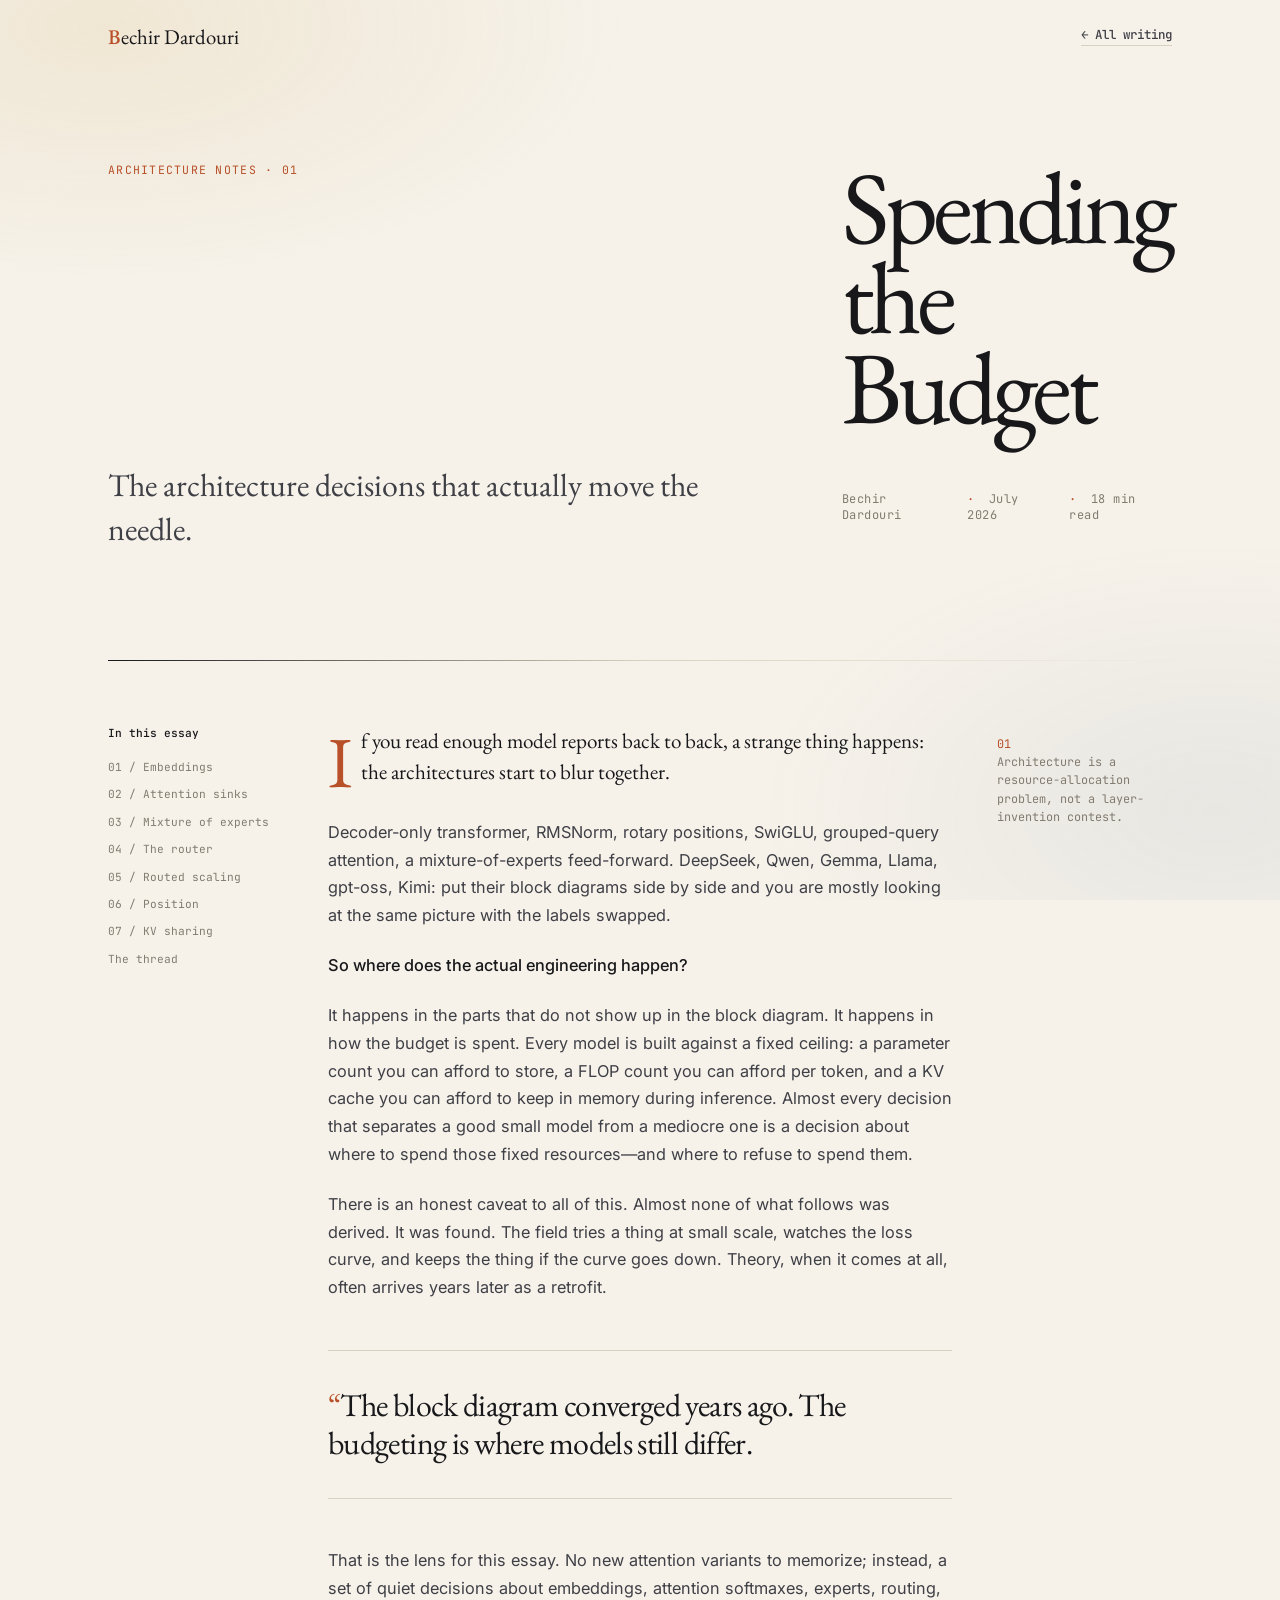
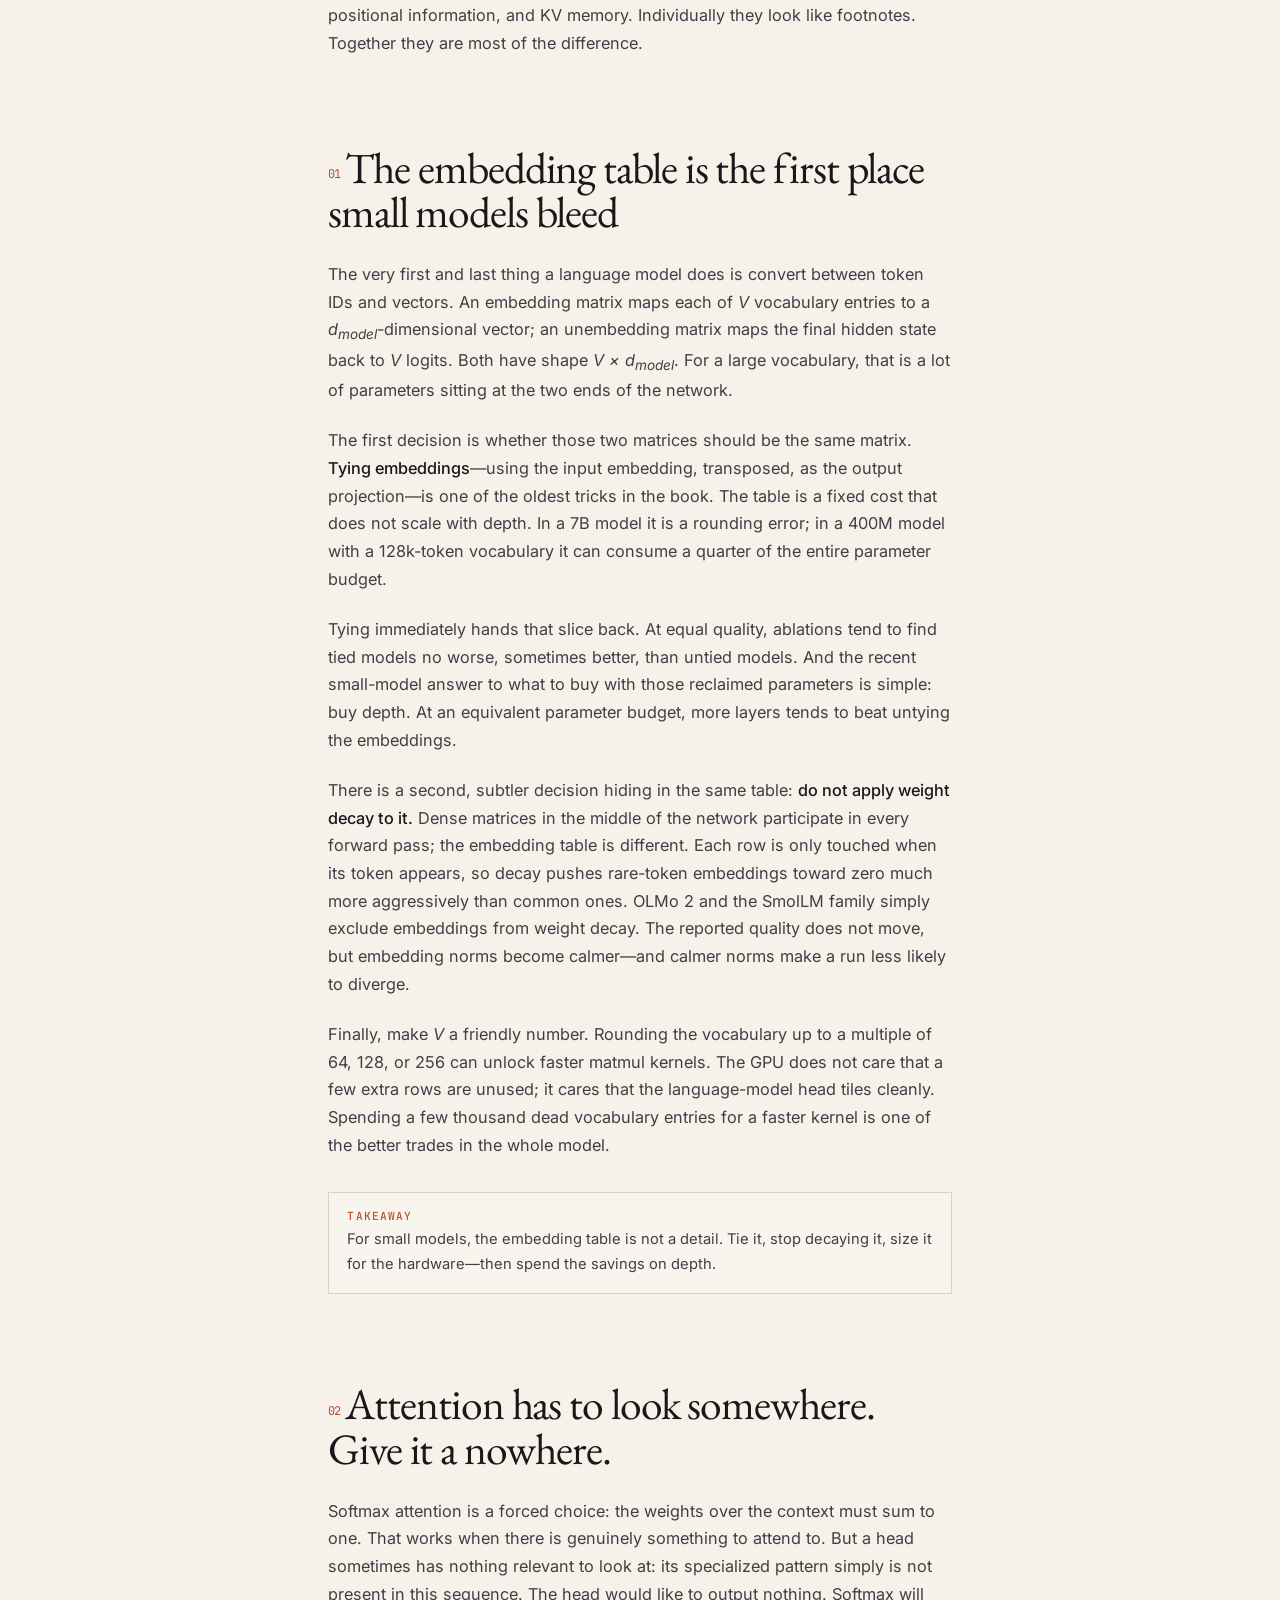
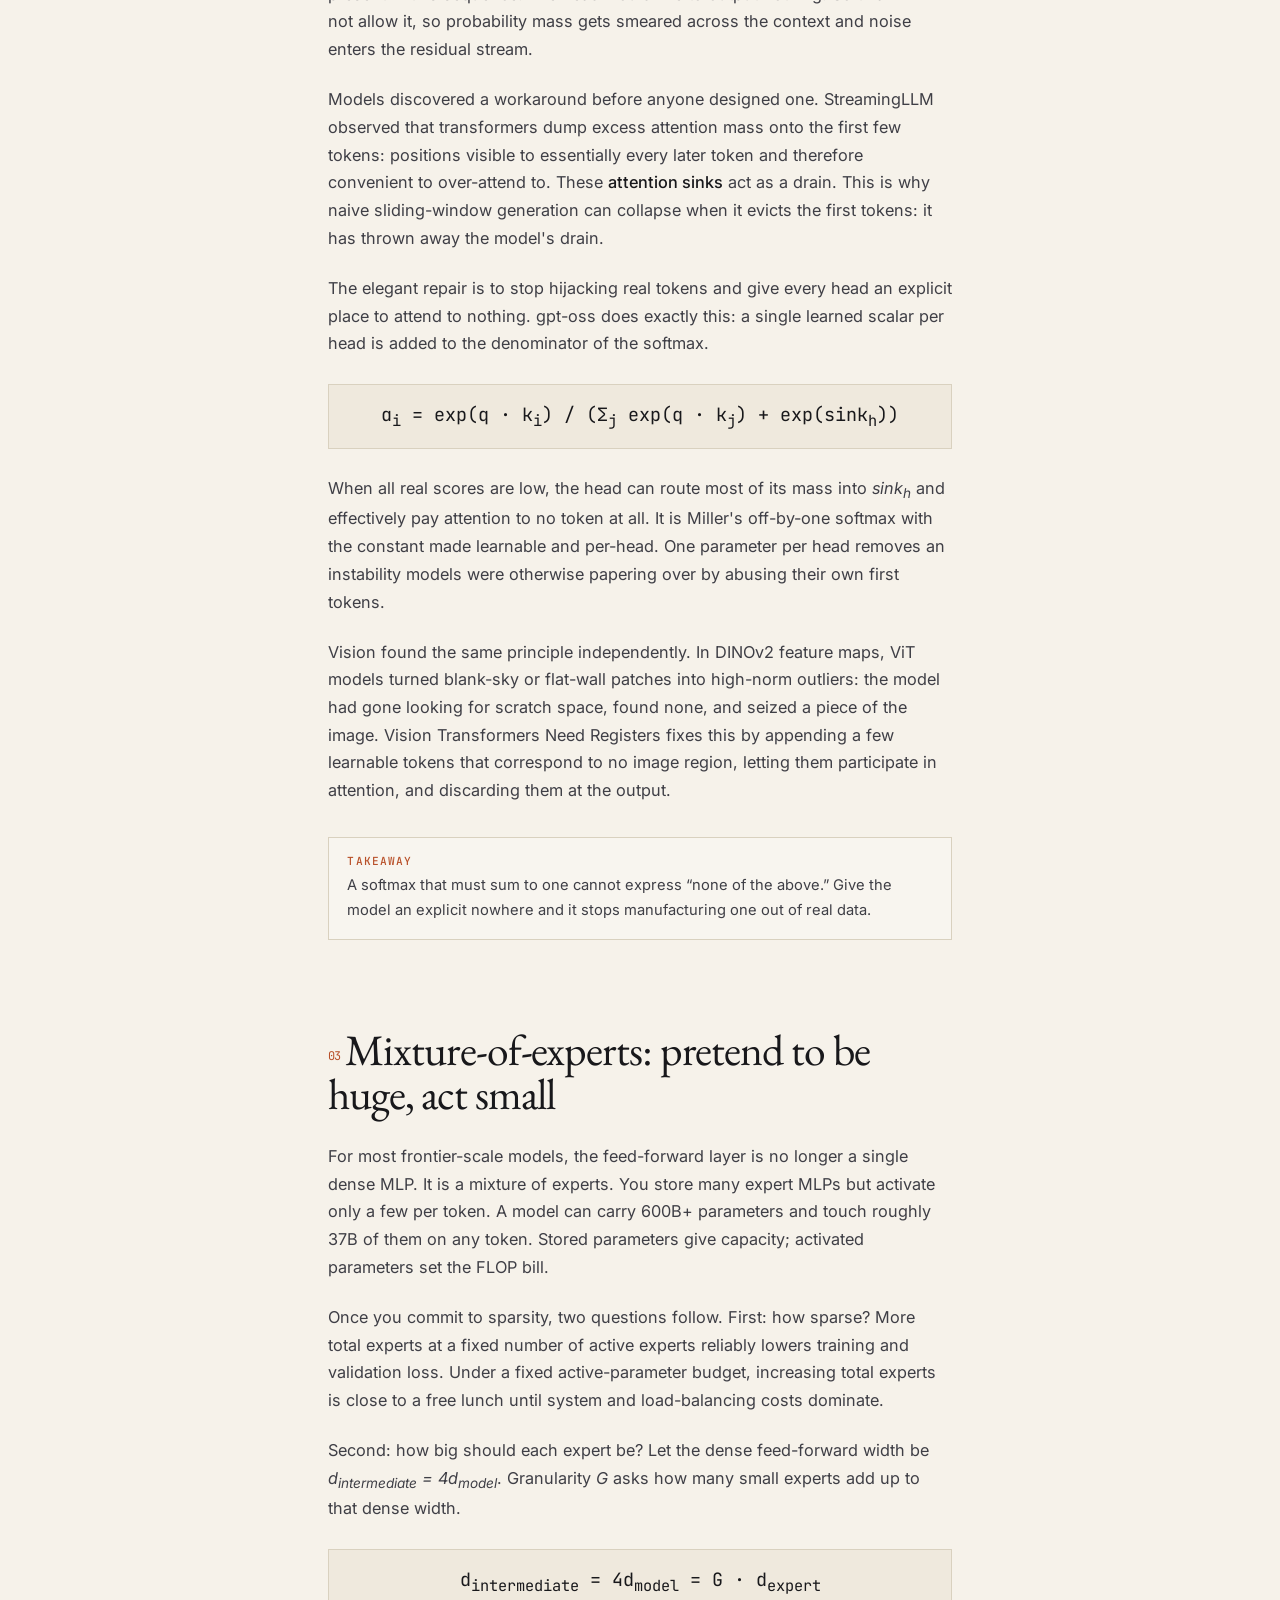
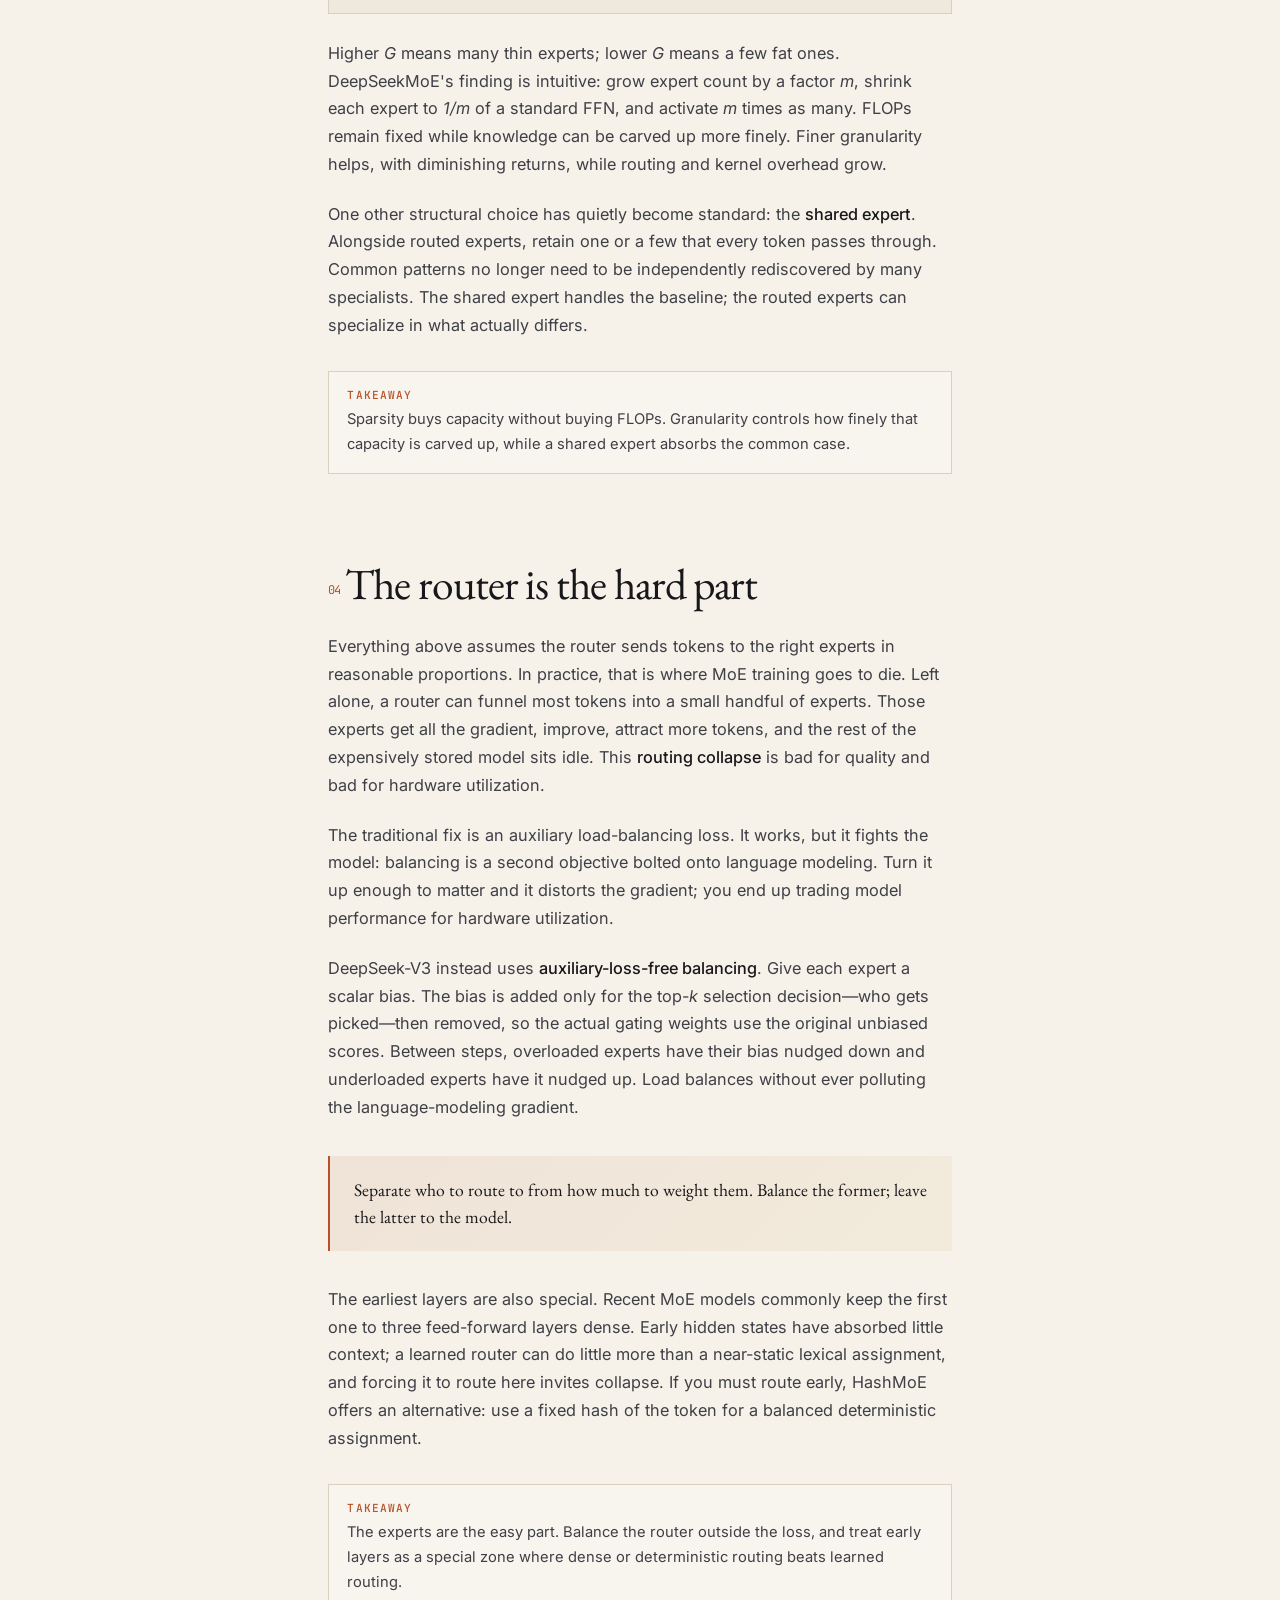
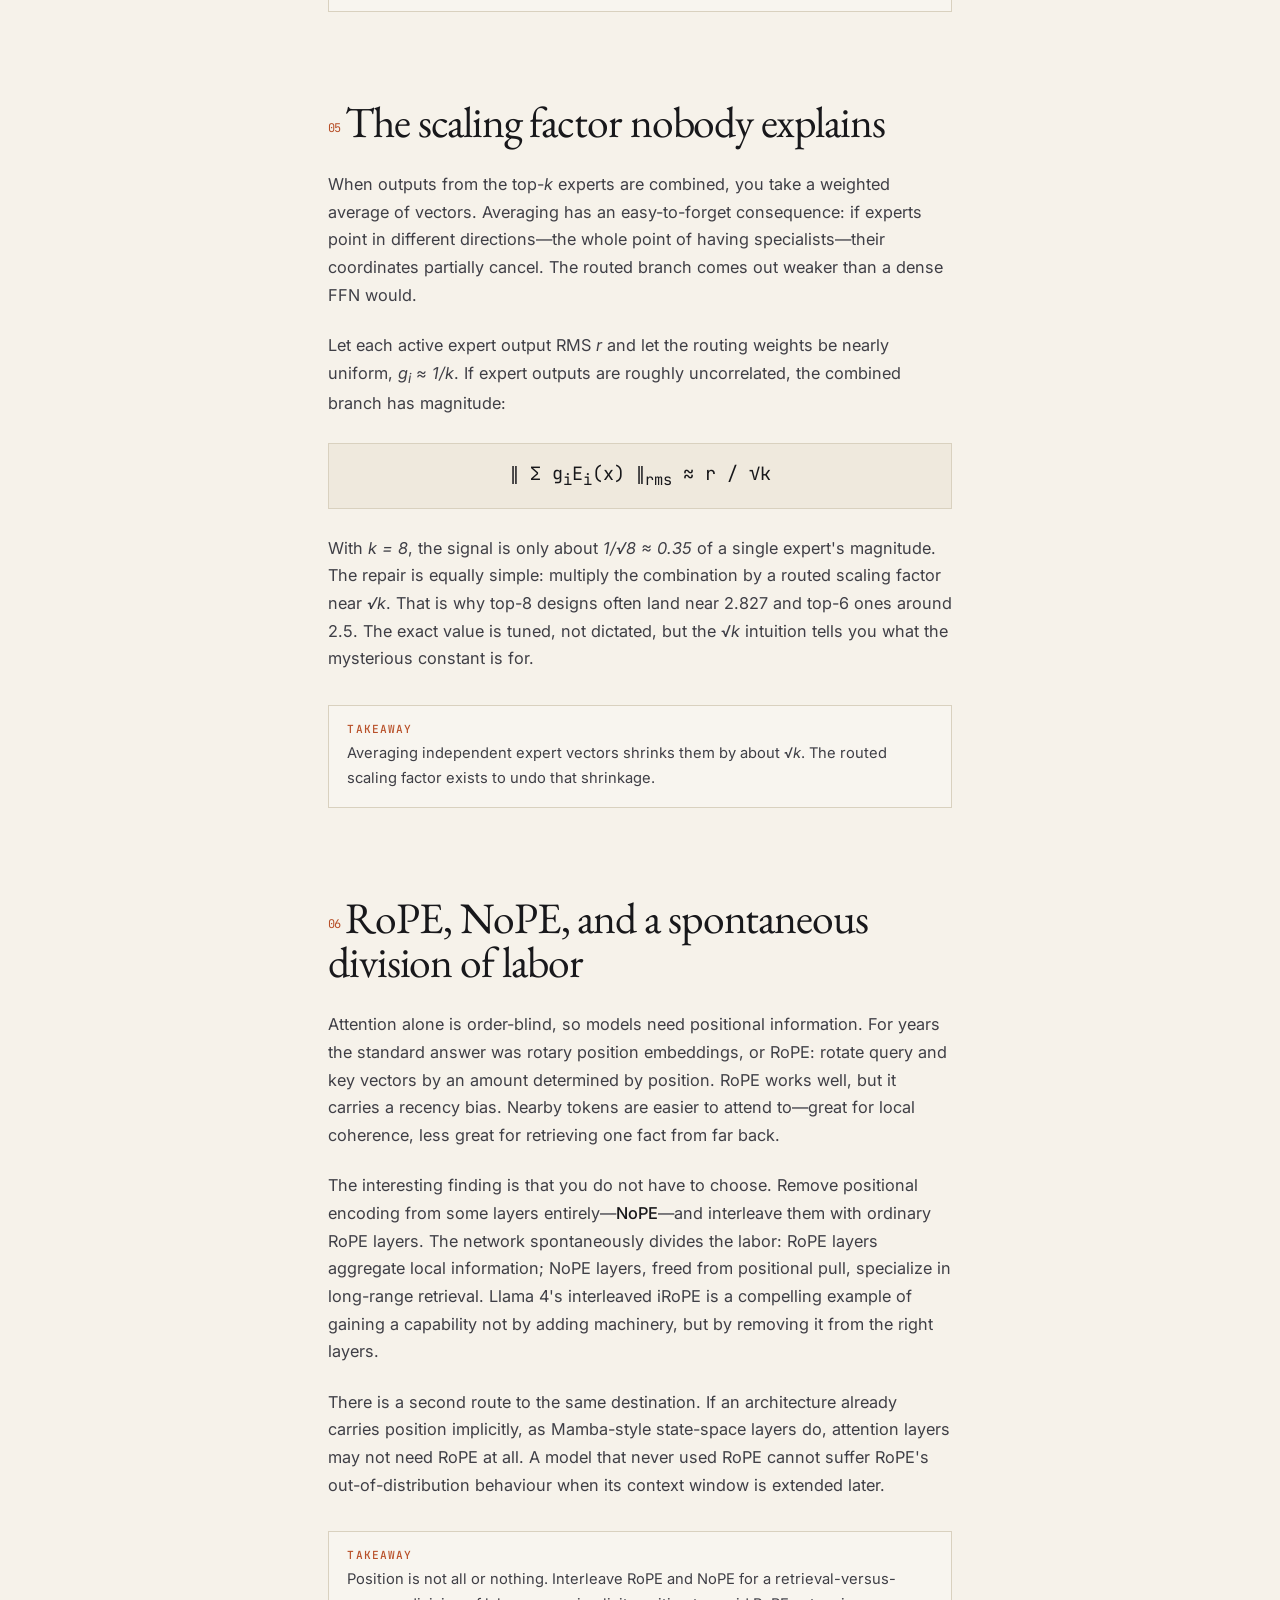
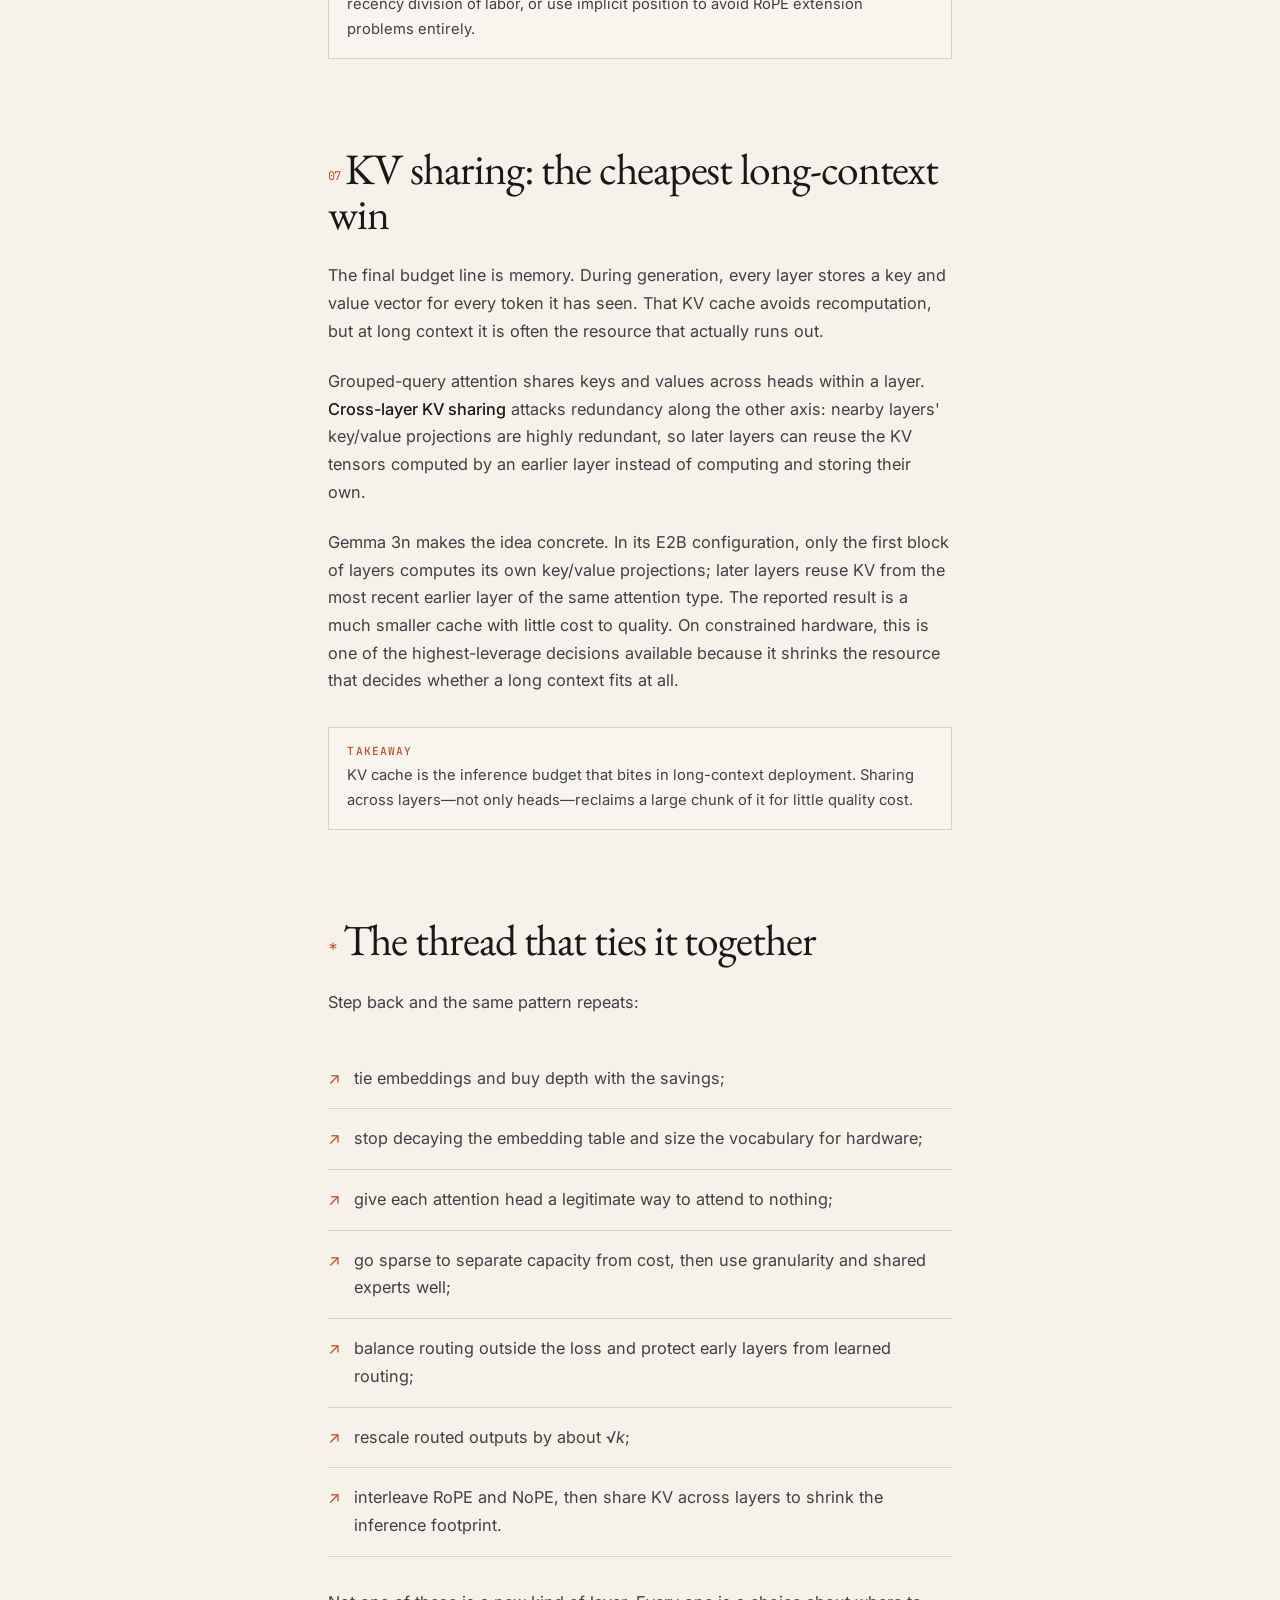
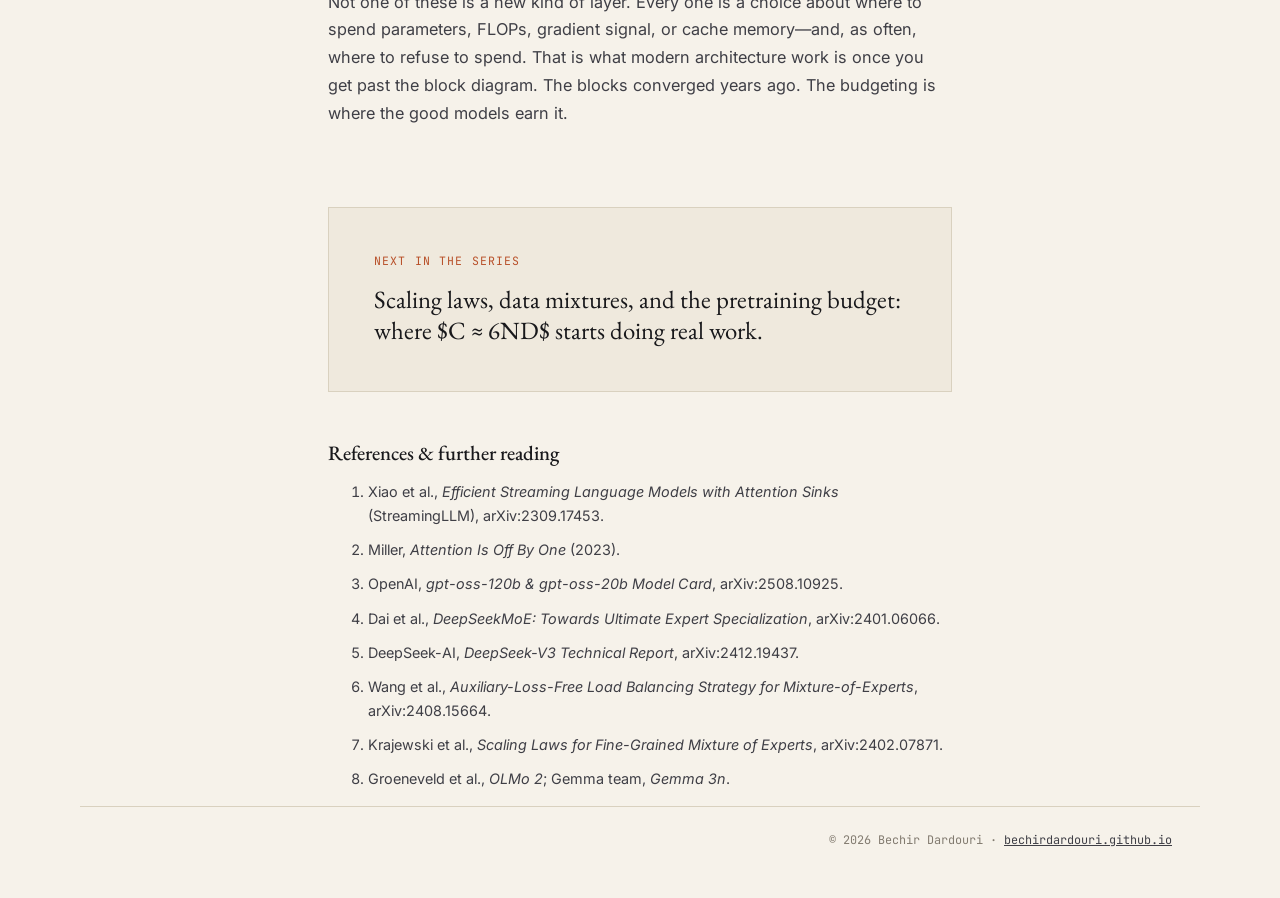
<file: writing/spending-the-budget.html>
<!doctype html>
<html lang="en">
<head>
  <meta charset="utf-8">
  <meta name="viewport" content="width=device-width, initial-scale=1">
  <meta name="color-scheme" content="light">
  <title>Spending the Budget — Bechir Dardouri</title>
  <meta name="description" content="The architecture decisions that actually move the needle in modern language models.">
  <meta property="og:title" content="Spending the Budget">
  <meta property="og:description" content="The architecture decisions that actually move the needle.">
  <meta property="og:type" content="article">
  <meta property="og:url" content="https://bechirdardouri.github.io/writing/spending-the-budget.html">
  <link rel="preconnect" href="https://fonts.googleapis.com">
  <link rel="preconnect" href="https://fonts.gstatic.com" crossorigin>
  <link href="https://fonts.googleapis.com/css2?family=EB+Garamond:ital,wght@0,400;0,500;0,600;1,400;1,500&family=Inter:wght@300;400;500;600&family=JetBrains+Mono:wght@400;500&display=swap" rel="stylesheet">
  <style>
    :root{--paper:#f6f2ea;--soft:#efe9dd;--ink:#18181b;--ink2:#3f3f46;--muted:#827b70;--line:#d9d1bf;--rust:#b85029;--blue:#1a5a8a;--sage:#5d7a5f;--serif:'EB Garamond',Georgia,serif;--sans:Inter,-apple-system,sans-serif;--mono:'JetBrains Mono',monospace}
    *{box-sizing:border-box} html{scroll-behavior:smooth} body{margin:0;background:var(--paper);color:var(--ink);font-family:var(--sans);line-height:1.7;-webkit-font-smoothing:antialiased} body:before{content:'';position:fixed;inset:0;z-index:-1;pointer-events:none;background:radial-gradient(ellipse 65% 46% at 8% 3%,rgba(200,151,56,.12),transparent 63%),radial-gradient(ellipse 55% 46% at 95% 90%,rgba(74,107,138,.08),transparent 65%)}
    .progress{height:2px;width:0;background:linear-gradient(90deg,var(--rust),#c89738);position:fixed;top:0;left:0;z-index:10}.nav{height:72px;max-width:1120px;padding:0 28px;margin:auto;display:flex;align-items:center;justify-content:space-between}.nav a{color:var(--ink2);font:500 .78rem var(--mono);text-decoration:none}.mark{font:400 1.3rem var(--serif)!important;color:var(--ink)!important}.mark b{color:var(--rust);font-weight:500}.back{border-bottom:1px solid var(--line);padding-bottom:2px}.page{max-width:1120px;padding:0 28px;margin:auto}.hero{min-height:510px;display:grid;align-content:center;grid-template-columns:minmax(0,760px) 1fr;position:relative;padding:90px 0 80px}.kicker,.eyebrow{font:.72rem var(--mono);text-transform:uppercase;letter-spacing:.11em;color:var(--rust);margin:0 0 26px}.hero h1{font:400 clamp(3.5rem,8vw,7.4rem)/.88 var(--serif);letter-spacing:-.05em;margin:0;max-width:780px}.hero .deck{font:400 clamp(1.4rem,2.5vw,2rem)/1.35 var(--serif);color:var(--ink2);margin:32px 0 30px;max-width:630px}.meta{display:flex;gap:14px;align-items:center;color:var(--muted);font:.75rem var(--mono);letter-spacing:.04em}.meta span+span:before{content:'·';margin-right:14px;color:var(--rust)}.hero-rule{position:absolute;bottom:0;width:100%;height:1px;background:linear-gradient(90deg,var(--ink),var(--line),transparent)}
    .layout{display:grid;grid-template-columns:175px minmax(0,670px) 175px;gap:45px;padding-top:64px}.toc{font:.7rem/1.55 var(--mono);position:sticky;top:28px;height:max-content;color:var(--muted)}.toc strong{display:block;color:var(--ink);font-weight:500;margin-bottom:12px}.toc a{display:block;color:inherit;text-decoration:none;padding:5px 0}.toc a:hover{color:var(--rust)}article{font-size:1.02rem;color:var(--ink2)}article p{margin:0 0 1.4rem}article h2{font:400 clamp(2rem,3.4vw,3rem)/1.02 var(--serif);letter-spacing:-.025em;color:var(--ink);margin:5.5rem 0 1.65rem}article h2:first-child{margin-top:0}article h3{font:500 1.28rem/1.25 var(--serif);color:var(--ink);margin:2.4rem 0 .8rem}article a{color:var(--blue);text-decoration-color:rgba(26,90,138,.35);text-underline-offset:3px}article strong{font-weight:500;color:var(--ink)}.lead{font:400 1.32rem/1.47 var(--serif);color:var(--ink);margin-bottom:2rem!important}.lead:first-letter{font-size:4.5rem;line-height:.72;float:left;color:var(--rust);padding:.15em .13em 0 0}.pull{font:400 2rem/1.2 var(--serif);color:var(--ink);border-top:1px solid var(--line);border-bottom:1px solid var(--line);padding:2.2rem 0;margin:3rem 0;letter-spacing:-.02em}.pull:before{content:'“';color:var(--rust)}.callout{background:linear-gradient(135deg,rgba(184,80,41,.09),rgba(200,151,56,.08));border-left:2px solid var(--rust);padding:1.3rem 1.5rem;margin:2.2rem 0;font:400 1.1rem/1.5 var(--serif);color:var(--ink)}.takeaway{margin:2rem 0 3rem;padding:1rem 1.15rem;border:1px solid var(--line);background:rgba(255,255,255,.25);font-size:.92rem}.takeaway b{font:500 .7rem var(--mono);letter-spacing:.1em;text-transform:uppercase;color:var(--rust);display:block;margin-bottom:.3rem}.formula{font:1.15rem/1.5 var(--mono);color:var(--ink);background:var(--soft);border:1px solid var(--line);padding:1rem;margin:1.6rem 0;text-align:center;overflow:auto}.margin-note{font:.74rem/1.55 var(--mono);color:var(--muted);padding-top:10px}.margin-note span{color:var(--rust)}.section-no{color:var(--rust);font:.75rem var(--mono);vertical-align:middle;margin-right:.35rem}.thread{margin:2rem 0;padding:0;list-style:none}.thread li{border-bottom:1px solid var(--line);padding:1rem 0 1rem 1.6rem;position:relative}.thread li:before{content:'↗';color:var(--rust);position:absolute;left:0}.references{font-size:.9rem}.references li{margin:.6rem 0}.next{margin:5rem 0 3rem;padding:2.8rem;border:1px solid var(--line);background:var(--soft)}.next p{font:400 1.55rem/1.25 var(--serif);color:var(--ink);margin:0}.next small{display:block;font:.72rem var(--mono);letter-spacing:.1em;text-transform:uppercase;color:var(--rust);margin-bottom:1rem}.footer{max-width:1120px;margin:0 auto;padding:25px 28px 50px;border-top:1px solid var(--line);color:var(--muted);font:.74rem var(--mono);text-align:right}.footer a{color:var(--ink2)}
    @media(max-width:900px){.layout{grid-template-columns:minmax(0,680px);max-width:680px;margin:auto}.toc,.margin-note{display:none}.hero{padding:75px 0 55px}.page{padding:0 22px}.nav{padding:0 22px}.footer{padding-left:22px;padding-right:22px}.hero h1{font-size:clamp(3.4rem,13vw,5.6rem)}}@media(max-width:520px){article{font-size:.98rem}.hero .deck{font-size:1.33rem}.pull{font-size:1.65rem}.next{padding:1.7rem}}
  </style>
</head>
<body>
  <div class="progress" id="progress"></div>
  <nav class="nav"><a class="mark" href="../index.html"><b>B</b>echir Dardouri</a><a class="back" href="../index.html#writing">← All writing</a></nav>
  <main class="page">
    <header class="hero">
      <p class="kicker">Architecture notes · 01</p>
      <h1>Spending<br>the Budget</h1>
      <p class="deck">The architecture decisions that actually move the needle.</p>
      <div class="meta"><span>Bechir Dardouri</span><span>July 2026</span><span>18 min read</span></div>
      <div class="hero-rule"></div>
    </header>
    <div class="layout">
      <aside class="toc"><strong>In this essay</strong><a href="#embeddings">01 / Embeddings</a><a href="#attention">02 / Attention sinks</a><a href="#moe">03 / Mixture of experts</a><a href="#router">04 / The router</a><a href="#scaling">05 / Routed scaling</a><a href="#position">06 / Position</a><a href="#kv">07 / KV sharing</a><a href="#thread">The thread</a></aside>
      <article>
        <p class="lead">If you read enough model reports back to back, a strange thing happens: the architectures start to blur together.</p>
        <p>Decoder-only transformer, RMSNorm, rotary positions, SwiGLU, grouped-query attention, a mixture-of-experts feed-forward. DeepSeek, Qwen, Gemma, Llama, gpt-oss, Kimi: put their block diagrams side by side and you are mostly looking at the same picture with the labels swapped.</p>
        <p><strong>So where does the actual engineering happen?</strong></p>
        <p>It happens in the parts that do not show up in the block diagram. It happens in how the budget is spent. Every model is built against a fixed ceiling: a parameter count you can afford to store, a FLOP count you can afford per token, and a KV cache you can afford to keep in memory during inference. Almost every decision that separates a good small model from a mediocre one is a decision about where to spend those fixed resources—and where to refuse to spend them.</p>
        <p>There is an honest caveat to all of this. Almost none of what follows was derived. It was found. The field tries a thing at small scale, watches the loss curve, and keeps the thing if the curve goes down. Theory, when it comes at all, often arrives years later as a retrofit.</p>
        <blockquote class="pull">The block diagram converged years ago. The budgeting is where models still differ.</blockquote>
        <p>That is the lens for this essay. No new attention variants to memorize; instead, a set of quiet decisions about embeddings, attention softmaxes, experts, routing, positional information, and KV memory. Individually they look like footnotes. Together they are most of the difference.</p>

        <h2 id="embeddings"><span class="section-no">01</span>The embedding table is the first place small models bleed</h2>
        <p>The very first and last thing a language model does is convert between token IDs and vectors. An embedding matrix maps each of <em>V</em> vocabulary entries to a <em>d<sub>model</sub></em>-dimensional vector; an unembedding matrix maps the final hidden state back to <em>V</em> logits. Both have shape <em>V × d<sub>model</sub></em>. For a large vocabulary, that is a lot of parameters sitting at the two ends of the network.</p>
        <p>The first decision is whether those two matrices should be the same matrix. <strong>Tying embeddings</strong>—using the input embedding, transposed, as the output projection—is one of the oldest tricks in the book. The table is a fixed cost that does not scale with depth. In a 7B model it is a rounding error; in a 400M model with a 128k-token vocabulary it can consume a quarter of the entire parameter budget.</p>
        <p>Tying immediately hands that slice back. At equal quality, ablations tend to find tied models no worse, sometimes better, than untied models. And the recent small-model answer to what to buy with those reclaimed parameters is simple: buy depth. At an equivalent parameter budget, more layers tends to beat untying the embeddings.</p>
        <p>There is a second, subtler decision hiding in the same table: <strong>do not apply weight decay to it.</strong> Dense matrices in the middle of the network participate in every forward pass; the embedding table is different. Each row is only touched when its token appears, so decay pushes rare-token embeddings toward zero much more aggressively than common ones. OLMo 2 and the SmolLM family simply exclude embeddings from weight decay. The reported quality does not move, but embedding norms become calmer—and calmer norms make a run less likely to diverge.</p>
        <p>Finally, make <em>V</em> a friendly number. Rounding the vocabulary up to a multiple of 64, 128, or 256 can unlock faster matmul kernels. The GPU does not care that a few extra rows are unused; it cares that the language-model head tiles cleanly. Spending a few thousand dead vocabulary entries for a faster kernel is one of the better trades in the whole model.</p>
        <div class="takeaway"><b>Takeaway</b>For small models, the embedding table is not a detail. Tie it, stop decaying it, size it for the hardware—then spend the savings on depth.</div>

        <h2 id="attention"><span class="section-no">02</span>Attention has to look somewhere. Give it a nowhere.</h2>
        <p>Softmax attention is a forced choice: the weights over the context must sum to one. That works when there is genuinely something to attend to. But a head sometimes has nothing relevant to look at: its specialized pattern simply is not present in this sequence. The head would like to output nothing. Softmax will not allow it, so probability mass gets smeared across the context and noise enters the residual stream.</p>
        <p>Models discovered a workaround before anyone designed one. StreamingLLM observed that transformers dump excess attention mass onto the first few tokens: positions visible to essentially every later token and therefore convenient to over-attend to. These <strong>attention sinks</strong> act as a drain. This is why naive sliding-window generation can collapse when it evicts the first tokens: it has thrown away the model's drain.</p>
        <p>The elegant repair is to stop hijacking real tokens and give every head an explicit place to attend to nothing. gpt-oss does exactly this: a single learned scalar per head is added to the denominator of the softmax.</p>
        <div class="formula">α<sub>i</sub> = exp(q · k<sub>i</sub>) / (Σ<sub>j</sub> exp(q · k<sub>j</sub>) + exp(sink<sub>h</sub>))</div>
        <p>When all real scores are low, the head can route most of its mass into <em>sink<sub>h</sub></em> and effectively pay attention to no token at all. It is Miller's off-by-one softmax with the constant made learnable and per-head. One parameter per head removes an instability models were otherwise papering over by abusing their own first tokens.</p>
        <p>Vision found the same principle independently. In DINOv2 feature maps, ViT models turned blank-sky or flat-wall patches into high-norm outliers: the model had gone looking for scratch space, found none, and seized a piece of the image. Vision Transformers Need Registers fixes this by appending a few learnable tokens that correspond to no image region, letting them participate in attention, and discarding them at the output.</p>
        <div class="takeaway"><b>Takeaway</b>A softmax that must sum to one cannot express “none of the above.” Give the model an explicit nowhere and it stops manufacturing one out of real data.</div>

        <h2 id="moe"><span class="section-no">03</span>Mixture-of-experts: pretend to be huge, act small</h2>
        <p>For most frontier-scale models, the feed-forward layer is no longer a single dense MLP. It is a mixture of experts. You store many expert MLPs but activate only a few per token. A model can carry 600B+ parameters and touch roughly 37B of them on any token. Stored parameters give capacity; activated parameters set the FLOP bill.</p>
        <p>Once you commit to sparsity, two questions follow. First: how sparse? More total experts at a fixed number of active experts reliably lowers training and validation loss. Under a fixed active-parameter budget, increasing total experts is close to a free lunch until system and load-balancing costs dominate.</p>
        <p>Second: how big should each expert be? Let the dense feed-forward width be <em>d<sub>intermediate</sub> = 4d<sub>model</sub></em>. Granularity <em>G</em> asks how many small experts add up to that dense width.</p>
        <div class="formula">d<sub>intermediate</sub> = 4d<sub>model</sub> = G · d<sub>expert</sub></div>
        <p>Higher <em>G</em> means many thin experts; lower <em>G</em> means a few fat ones. DeepSeekMoE's finding is intuitive: grow expert count by a factor <em>m</em>, shrink each expert to <em>1/m</em> of a standard FFN, and activate <em>m</em> times as many. FLOPs remain fixed while knowledge can be carved up more finely. Finer granularity helps, with diminishing returns, while routing and kernel overhead grow.</p>
        <p>One other structural choice has quietly become standard: the <strong>shared expert</strong>. Alongside routed experts, retain one or a few that every token passes through. Common patterns no longer need to be independently rediscovered by many specialists. The shared expert handles the baseline; the routed experts can specialize in what actually differs.</p>
        <div class="takeaway"><b>Takeaway</b>Sparsity buys capacity without buying FLOPs. Granularity controls how finely that capacity is carved up, while a shared expert absorbs the common case.</div>

        <h2 id="router"><span class="section-no">04</span>The router is the hard part</h2>
        <p>Everything above assumes the router sends tokens to the right experts in reasonable proportions. In practice, that is where MoE training goes to die. Left alone, a router can funnel most tokens into a small handful of experts. Those experts get all the gradient, improve, attract more tokens, and the rest of the expensively stored model sits idle. This <strong>routing collapse</strong> is bad for quality and bad for hardware utilization.</p>
        <p>The traditional fix is an auxiliary load-balancing loss. It works, but it fights the model: balancing is a second objective bolted onto language modeling. Turn it up enough to matter and it distorts the gradient; you end up trading model performance for hardware utilization.</p>
        <p>DeepSeek-V3 instead uses <strong>auxiliary-loss-free balancing</strong>. Give each expert a scalar bias. The bias is added only for the top-<em>k</em> selection decision—who gets picked—then removed, so the actual gating weights use the original unbiased scores. Between steps, overloaded experts have their bias nudged down and underloaded experts have it nudged up. Load balances without ever polluting the language-modeling gradient.</p>
        <div class="callout">Separate who to route to from how much to weight them. Balance the former; leave the latter to the model.</div>
        <p>The earliest layers are also special. Recent MoE models commonly keep the first one to three feed-forward layers dense. Early hidden states have absorbed little context; a learned router can do little more than a near-static lexical assignment, and forcing it to route here invites collapse. If you must route early, HashMoE offers an alternative: use a fixed hash of the token for a balanced deterministic assignment.</p>
        <div class="takeaway"><b>Takeaway</b>The experts are the easy part. Balance the router outside the loss, and treat early layers as a special zone where dense or deterministic routing beats learned routing.</div>

        <h2 id="scaling"><span class="section-no">05</span>The scaling factor nobody explains</h2>
        <p>When outputs from the top-<em>k</em> experts are combined, you take a weighted average of vectors. Averaging has an easy-to-forget consequence: if experts point in different directions—the whole point of having specialists—their coordinates partially cancel. The routed branch comes out weaker than a dense FFN would.</p>
        <p>Let each active expert output RMS <em>r</em> and let the routing weights be nearly uniform, <em>g<sub>i</sub> ≈ 1/k</em>. If expert outputs are roughly uncorrelated, the combined branch has magnitude:</p>
        <div class="formula">‖ Σ g<sub>i</sub>E<sub>i</sub>(x) ‖<sub>rms</sub> ≈ r / √k</div>
        <p>With <em>k = 8</em>, the signal is only about <em>1/√8 ≈ 0.35</em> of a single expert's magnitude. The repair is equally simple: multiply the combination by a routed scaling factor near <em>√k</em>. That is why top-8 designs often land near 2.827 and top-6 ones around 2.5. The exact value is tuned, not dictated, but the √<em>k</em> intuition tells you what the mysterious constant is for.</p>
        <div class="takeaway"><b>Takeaway</b>Averaging independent expert vectors shrinks them by about √<em>k</em>. The routed scaling factor exists to undo that shrinkage.</div>

        <h2 id="position"><span class="section-no">06</span>RoPE, NoPE, and a spontaneous division of labor</h2>
        <p>Attention alone is order-blind, so models need positional information. For years the standard answer was rotary position embeddings, or RoPE: rotate query and key vectors by an amount determined by position. RoPE works well, but it carries a recency bias. Nearby tokens are easier to attend to—great for local coherence, less great for retrieving one fact from far back.</p>
        <p>The interesting finding is that you do not have to choose. Remove positional encoding from some layers entirely—<strong>NoPE</strong>—and interleave them with ordinary RoPE layers. The network spontaneously divides the labor: RoPE layers aggregate local information; NoPE layers, freed from positional pull, specialize in long-range retrieval. Llama 4's interleaved iRoPE is a compelling example of gaining a capability not by adding machinery, but by removing it from the right layers.</p>
        <p>There is a second route to the same destination. If an architecture already carries position implicitly, as Mamba-style state-space layers do, attention layers may not need RoPE at all. A model that never used RoPE cannot suffer RoPE's out-of-distribution behaviour when its context window is extended later.</p>
        <div class="takeaway"><b>Takeaway</b>Position is not all or nothing. Interleave RoPE and NoPE for a retrieval-versus-recency division of labor, or use implicit position to avoid RoPE extension problems entirely.</div>

        <h2 id="kv"><span class="section-no">07</span>KV sharing: the cheapest long-context win</h2>
        <p>The final budget line is memory. During generation, every layer stores a key and value vector for every token it has seen. That KV cache avoids recomputation, but at long context it is often the resource that actually runs out.</p>
        <p>Grouped-query attention shares keys and values across heads within a layer. <strong>Cross-layer KV sharing</strong> attacks redundancy along the other axis: nearby layers' key/value projections are highly redundant, so later layers can reuse the KV tensors computed by an earlier layer instead of computing and storing their own.</p>
        <p>Gemma 3n makes the idea concrete. In its E2B configuration, only the first block of layers computes its own key/value projections; later layers reuse KV from the most recent earlier layer of the same attention type. The reported result is a much smaller cache with little cost to quality. On constrained hardware, this is one of the highest-leverage decisions available because it shrinks the resource that decides whether a long context fits at all.</p>
        <div class="takeaway"><b>Takeaway</b>KV cache is the inference budget that bites in long-context deployment. Sharing across layers—not only heads—reclaims a large chunk of it for little quality cost.</div>

        <h2 id="thread"><span class="section-no">∗</span>The thread that ties it together</h2>
        <p>Step back and the same pattern repeats:</p>
        <ul class="thread"><li>tie embeddings and buy depth with the savings;</li><li>stop decaying the embedding table and size the vocabulary for hardware;</li><li>give each attention head a legitimate way to attend to nothing;</li><li>go sparse to separate capacity from cost, then use granularity and shared experts well;</li><li>balance routing outside the loss and protect early layers from learned routing;</li><li>rescale routed outputs by about √<em>k</em>;</li><li>interleave RoPE and NoPE, then share KV across layers to shrink the inference footprint.</li></ul>
        <p>Not one of these is a new kind of layer. Every one is a choice about where to spend parameters, FLOPs, gradient signal, or cache memory—and, as often, where to refuse to spend. That is what modern architecture work is once you get past the block diagram. The blocks converged years ago. The budgeting is where the good models earn it.</p>
        <section class="next"><small>Next in the series</small><p>Scaling laws, data mixtures, and the pretraining budget: where $C ≈ 6ND$ starts doing real work.</p></section>
        <h3>References & further reading</h3>
        <ol class="references"><li>Xiao et al., <em>Efficient Streaming Language Models with Attention Sinks</em> (StreamingLLM), arXiv:2309.17453.</li><li>Miller, <em>Attention Is Off By One</em> (2023).</li><li>OpenAI, <em>gpt-oss-120b & gpt-oss-20b Model Card</em>, arXiv:2508.10925.</li><li>Dai et al., <em>DeepSeekMoE: Towards Ultimate Expert Specialization</em>, arXiv:2401.06066.</li><li>DeepSeek-AI, <em>DeepSeek-V3 Technical Report</em>, arXiv:2412.19437.</li><li>Wang et al., <em>Auxiliary-Loss-Free Load Balancing Strategy for Mixture-of-Experts</em>, arXiv:2408.15664.</li><li>Krajewski et al., <em>Scaling Laws for Fine-Grained Mixture of Experts</em>, arXiv:2402.07871.</li><li>Groeneveld et al., <em>OLMo 2</em>; Gemma team, <em>Gemma 3n</em>.</li></ol>
      </article>
      <aside class="margin-note"><span>01</span><br>Architecture is a resource-allocation problem, not a layer-invention contest.</aside>
    </div>
  </main>
  <footer class="footer">© 2026 Bechir Dardouri · <a href="../index.html">bechirdardouri.github.io</a></footer>
  <script>const p=document.getElementById('progress');addEventListener('scroll',()=>{const h=document.documentElement.scrollHeight-innerHeight;p.style.width=(h?scrollY/h*100:0)+'%'},{passive:true});</script>
</body>
</html>
</file>
<file: stylesheet.css>
/* ============================================================
   Bechir Dardouri — Quiet Motion (SOTA edition)
   Built on Walid Bousselham / Jon Barron's academic template.
   Refined with: editorial type pair, warm-paper palette,
   drifting pixel canvas, drop caps, magnetic links,
   scroll progress, custom cursor with ring, parallax portrait,
   full-bleed sailing section.
   ============================================================ */

:root {
  --bg:          #fbfbfa;
  --bg-soft:     #f5f5f2;
  --bg-deep:     #efefeb;
  --ink:         #18181b;
  --ink-2:       #3f3f46;
  --muted:       #8a8478;
  --hairline:    #deded8;
  --hairline-2:  #ebebe6;

  --link:        #1a5a8a;
  --link-hover:  #b85029;

  --accent:      #b85029;
  --accent-soft: rgba(184, 80, 41, 0.10);

  --rust:    #b85029;
  --sage:    #5d7a5f;
  --blue:    #4a6b8a;
  --mustard: #c89738;
  --mauve:   #8e5d6f;

  --serif: 'EB Garamond', 'Iowan Old Style', Georgia, serif;
  --sans:  'Inter', -apple-system, BlinkMacSystemFont, 'Helvetica Neue', sans-serif;
  --mono:  'JetBrains Mono', 'IBM Plex Mono', ui-monospace, monospace;

  --container: 1080px;
  --ease: cubic-bezier(0.2, 0.7, 0.2, 1);
  --ease-out: cubic-bezier(0.16, 1, 0.3, 1);
}

/* ---------- Reset ---------- */
*, *::before, *::after { box-sizing: border-box; }
html { scroll-behavior: smooth; }

/* Skip link — accessibility */
.skip-link {
  position: fixed;
  top: -200px;
  left: 1rem;
  z-index: 10000;
  padding: 0.75rem 1.25rem;
  background: var(--ink);
  color: var(--bg);
  font-family: var(--mono);
  font-size: 0.85rem;
  text-decoration: none;
  border-radius: 4px;
  transition: top 220ms var(--ease);
}
.skip-link:focus {
  top: 1rem;
  outline: 2px solid var(--accent);
  outline-offset: 2px;
}

/* Focus visibility for keyboard users */
:focus-visible {
  outline: 2px solid var(--accent);
  outline-offset: 3px;
  border-radius: 2px;
}
a:focus-visible, button:focus-visible {
  outline-offset: 4px;
}

body {
  margin: 0;
  background: var(--bg);
  color: var(--ink);
  font-family: var(--sans);
  font-weight: 400;
  font-size: 16px;
  line-height: 1.65;
  -webkit-font-smoothing: antialiased;
  -moz-osx-font-smoothing: grayscale;
  text-rendering: optimizeLegibility;
  font-feature-settings: "kern" 1, "liga" 1, "calt" 1;
  overflow-x: hidden;
}

/* Paper grain — warm ambient layers */
body::before {
  content: none;
}

/* ---------- Reading progress bar ---------- */
.reading-progress {
  position: fixed;
  top: 0; left: 0;
  height: 2px;
  width: 0;
  background: linear-gradient(to right, var(--accent), var(--mustard));
  z-index: 9998;
  transition: width 80ms linear;
  box-shadow: 0 0 8px rgba(184, 80, 41, 0.5);
}

/* ---------- Pixel canvas + dual cursor ---------- */
#pixel-field {
  position: fixed;
  inset: 0;
  width: 100%;
  height: 100%;
  pointer-events: none;
  z-index: 1;
  opacity: 0.7;
}

#cursor-dot, #cursor-ring {
  position: fixed;
  top: 0; left: 0;
  pointer-events: none;
  z-index: 9999;
  transform: translate(-50%, -50%);
  mix-blend-mode: multiply;
}
#cursor-dot {
  width: 6px;
  height: 6px;
  border-radius: 50%;
  background: var(--ink);
  opacity: 0;
  transition: opacity 240ms var(--ease), width 200ms var(--ease),
              height 200ms var(--ease);
}
#cursor-ring {
  width: 36px;
  height: 36px;
  border-radius: 50%;
  border: 1px solid var(--accent);
  opacity: 0;
  transition: opacity 240ms var(--ease), width 280ms var(--ease-out),
              height 280ms var(--ease-out), border-color 200ms var(--ease);
}
#cursor-dot.is-visible { opacity: 0.7; }
#cursor-ring.is-visible { opacity: 0.4; }
#cursor-dot.is-hover { width: 12px; height: 12px; }
#cursor-ring.is-hover { width: 56px; height: 56px; opacity: 0.7; border-color: var(--accent); }
@media (pointer: coarse) { #cursor-dot, #cursor-ring { display: none; } }

/* ---------- Layout primitives ---------- */
.page { position: relative; z-index: 2; }
.site-nav { position: relative; z-index: 100; }
.content-section { padding: 5rem 0 1rem; }

/* ---------- Sticky navigation ---------- */
.site-nav {
  position: fixed;
  top: 0; left: 0; right: 0;
  display: flex;
  align-items: center;
  justify-content: space-between;
  padding: 1.25rem 2rem;
  background: linear-gradient(to bottom, rgba(251, 251, 250, 0.97), rgba(251, 251, 250, 0));
  transition: padding 300ms var(--ease), background 300ms var(--ease),
              border-color 300ms var(--ease);
  border-bottom: 1px solid transparent;
}
.site-nav.is-scrolled {
  padding: 0.85rem 2rem;
  background: rgba(251, 251, 250, 0.9);
  border-bottom-color: var(--hairline);
  backdrop-filter: saturate(140%) blur(12px);
  -webkit-backdrop-filter: saturate(140%) blur(12px);
}

/* Monogram + full name (monogram shows when scrolled) */
.nav-mark {
  text-decoration: none;
  display: inline-flex;
  align-items: center;
  gap: 0.65rem;
}
.nav-mark__sig {
  display: inline-flex;
  font-family: var(--serif);
  color: var(--accent);
  letter-spacing: -0.03em;
  font-size: 1.1rem;
  opacity: 0;
  width: 0;
  overflow: hidden;
  transition: opacity 300ms var(--ease), width 300ms var(--ease);
}
.nav-mark__sig::after {
  content: '';
  display: inline-block;
  width: 4px;
  height: 4px;
  background: var(--accent);
  border-radius: 50%;
  margin: 0 0.45rem;
  vertical-align: middle;
}
.site-nav.is-scrolled .nav-mark__sig { opacity: 1; width: 40px; }
.nav-mark__full {
  font-family: var(--serif);
  font-size: 1.05rem;
  color: var(--ink);
  letter-spacing: -0.005em;
  transition: opacity 300ms var(--ease);
}
.site-nav.is-scrolled .nav-mark__full { opacity: 0; position: absolute; }

.nav-links {
  display: flex;
  align-items: center;
  gap: 1.65rem;
  font-size: 0.84rem;
  font-family: var(--mono);
}
.nav-links a {
  color: var(--ink-2);
  text-decoration: none;
  position: relative;
  padding: 0.35rem 0;
  transition: color 200ms var(--ease);
}
.nav-links a::after {
  content: '';
  position: absolute;
  left: 0; bottom: 0;
  width: 0; height: 1px;
  background: var(--accent);
  transition: width 280ms var(--ease);
}
.nav-links a:hover { color: var(--ink); }
.nav-links a:hover::after,
.nav-links a.is-active::after { width: 100%; }
.nav-links a.is-active { color: var(--accent); }
.nav-cta {
  padding: 0.45rem 1rem;
  border: 1px solid var(--ink);
  border-radius: 999px;
  color: var(--ink) !important;
}
.nav-cta::after { display: none; }
.nav-cta:hover { background: var(--ink); color: var(--bg) !important; }

#top { display: block; padding-top: 5rem; }

/* ---------- Page container ---------- */
table.page {
  width: 100%;
  max-width: var(--container);
  border: 0;
  border-spacing: 0;
  border-collapse: separate;
  margin: 0 auto;
  padding: 0 2rem;
}
table.page > tbody > tr > td { padding: 0; }

/* ---------- Hero ---------- */
table.hero {
  width: 100%;
  border: 0;
  border-spacing: 0;
  border-collapse: separate;
  margin: 5rem auto 1rem;
}
table.hero td {
  padding: 1.5rem;
  vertical-align: middle;
}
.hero__text { width: 63%; }
.hero__portrait {
  width: 37%;
  max-width: 37%;
  text-align: center;
}

.meta-line {
  display: inline-flex;
  align-items: center;
  gap: 0.65rem;
  font-family: var(--mono);
  font-size: 0.74rem;
  letter-spacing: 0.12em;
  text-transform: uppercase;
  color: var(--muted);
  margin: 0 0 2rem;
}
.meta-sep { color: var(--hairline); }
.meta-year { color: var(--ink-2); }

.dot-pulse {
  width: 7px;
  height: 7px;
  border-radius: 50%;
  background: var(--accent);
  position: relative;
  animation: pulse 2.4s ease-in-out infinite;
}
.dot-pulse::after {
  content: '';
  position: absolute;
  inset: -5px;
  border-radius: 50%;
  border: 1px solid var(--accent);
  opacity: 0.4;
  animation: pulse-ring 2.4s ease-out infinite;
}
@keyframes pulse {
  0%, 100% { opacity: 1; }
  50%      { opacity: 0.4; }
}
@keyframes pulse-ring {
  0%   { transform: scale(0.6); opacity: 0.6; }
  100% { transform: scale(1.8); opacity: 0;   }
}

/* Name with letter-stagger reveal */
.name {
  font-family: var(--serif);
  font-weight: 400;
  font-size: clamp(3.5rem, 8vw, 6.5rem);
  line-height: 0.95;
  letter-spacing: -0.035em;
  margin: 0 0 1.5rem;
  color: var(--ink);
  display: block;
}
.name__word {
  display: block;
  overflow: hidden;
}
.name__word > .name__letter {
  display: inline-block;
  opacity: 0;
  transform: translateY(0.4em);
  animation: letter-in 800ms var(--ease-out) forwards;
}
@keyframes letter-in {
  to { opacity: 1; transform: translateY(0); }
}
.name__ast {
  color: var(--accent);
  font-size: 0.3em;
  vertical-align: super;
  margin-left: 0.1em;
  display: inline-block;
  animation: breath 4s ease-in-out infinite 1.2s;
  opacity: 0;
  transform: translateY(0.4em);
  animation-fill-mode: forwards;
}
@keyframes breath {
  0%, 100% { opacity: 0.85; transform: translateY(0); }
  50%      { opacity: 0.35; transform: translateY(-2px); }
}

/* Role line */
.hero__role {
  font-family: var(--mono);
  font-size: 0.86rem;
  color: var(--ink-2);
  margin: 0 0 2.25rem;
  letter-spacing: 0.02em;
}
.hero__role-sep {
  color: var(--accent);
  margin: 0 0.45em;
  opacity: 0.55;
}

/* Lead with drop cap */
.hero__lead {
  font-family: var(--sans);
  font-weight: 300;
  font-size: 1.05rem;
  line-height: 1.75;
  color: var(--ink-2);
  margin: 0 0 1rem;
  max-width: 38rem;
}
.has-dropcap::first-letter {
  font-family: var(--serif);
  font-size: 3.6rem;
  line-height: 0.9;
  float: left;
  margin: 0.2rem 0.65rem 0 0;
  color: var(--accent);
  font-weight: 500;
  letter-spacing: -0.04em;
}
.hero__text p {
  font-family: var(--sans);
  font-weight: 300;
  font-size: 1.02rem;
  line-height: 1.7;
  color: var(--ink-2);
  margin: 0 0 0.9rem;
  max-width: 38rem;
}
.hero__text em {
  font-style: italic;
  color: var(--ink);
  font-family: var(--serif);
  font-size: 1.06em;
}
.hero__text strong {
  color: var(--ink);
  font-weight: 500;
}

/* Hero links */
.hero__links {
  display: flex;
  flex-wrap: wrap;
  gap: 1.25rem;
  font-family: var(--mono);
  font-size: 0.82rem;
  margin-top: 1.75rem;
}
.hero__links a {
  color: var(--ink-2);
  text-decoration: none;
  position: relative;
  padding: 0.4rem 0.95rem;
  border: 1px solid var(--hairline);
  border-radius: 999px;
  background: rgba(255,255,255,0.3);
  transition: color 220ms var(--ease), border-color 220ms var(--ease),
              background 220ms var(--ease), transform 220ms var(--ease);
}
.hero__links a:hover {
  color: var(--accent);
  border-color: var(--accent);
  background: var(--accent-soft);
}

/* Portrait */
.hero__portrait { text-align: center; }
.portrait {
  position: relative;
  display: inline-block;
  width: clamp(260px, 30vw, 360px);
  aspect-ratio: 1;
  will-change: transform;
}
.profile-pic {
  width: 100%;
  height: 100%;
  object-fit: cover;
  object-position: 50% 30%;
  border-radius: 50%;
  filter: saturate(0.92) contrast(1.02);
  -webkit-mask-image: radial-gradient(circle, #000 64%, transparent 94%);
  mask-image: radial-gradient(circle, #000 64%, transparent 94%);
  transition: filter 600ms var(--ease), transform 1200ms var(--ease);
  display: block;
}
.portrait:hover .profile-pic {
  filter: saturate(1.05) contrast(1.05);
  transform: scale(1.04);
}
.portrait__ring {
  position: absolute;
  inset: -10px;
  border-radius: 50%;
  border: 1px dashed var(--hairline);
  pointer-events: none;
  animation: rotate 90s linear infinite;
}
.portrait__ring--2 {
  inset: -20px;
  border-style: dotted;
  border-color: var(--hairline-2);
  animation: rotate 140s linear infinite reverse;
  opacity: 0.6;
}
@keyframes rotate { to { transform: rotate(360deg); } }
.portrait__caption {
  margin: 1.5rem 0 0;
  font-family: var(--serif);
  font-style: italic;
  font-size: 0.95rem;
  color: var(--muted);
  line-height: 1.4;
}

/* ---------- Section header (numbered) ---------- */
.section-h-row {
  display: flex;
  align-items: baseline;
  gap: 1.25rem;
  margin: 3rem 0 2rem;
  padding-bottom: 1rem;
  border-bottom: 1px solid var(--hairline);
}
.section-h__num {
  font-family: var(--mono);
  font-size: 0.74rem;
  letter-spacing: 0.1em;
  color: var(--accent);
  font-weight: 500;
  flex-shrink: 0;
}
.section-h {
  margin: 0;
  font-family: var(--serif);
  font-weight: 400;
  font-size: clamp(1.85rem, 3.2vw, 2.5rem);
  letter-spacing: -0.015em;
  color: var(--ink);
  line-height: 1;
}
.section-h__line {
  flex: 1;
  height: 1px;
  background: linear-gradient(to right, var(--hairline), transparent);
}
.section-hint {
  margin: -1rem 0 2rem;
  font-family: var(--serif);
  font-style: italic;
  font-size: 1rem;
  color: var(--muted);
}

/* ---------- News ---------- */
.news-item {
  padding: 0;
  margin: 0;
}
.news-item p {
  font-size: 0.98rem;
  line-height: 1.65;
  color: var(--ink-2);
  margin: 0;
  padding: 0.65rem 0 0.65rem 1rem;
  border-bottom: 1px solid var(--hairline-2);
  transition: padding-left 280ms var(--ease), background 280ms var(--ease);
  position: relative;
}
.news-item p::before {
  content: '';
  position: absolute;
  left: 0;
  top: 50%;
  width: 0;
  height: 1px;
  background: var(--accent);
  transition: width 280ms var(--ease);
}
.news-item p:hover {
  padding-left: 1.75rem;
  background: linear-gradient(to right, var(--accent-soft), transparent 70%);
}
.news-item p:hover::before { width: 1.25rem; }
.news-item p:last-child { border-bottom: 0; }
.news-item strong {
  color: var(--ink);
  font-weight: 500;
  font-family: var(--mono);
  font-size: 0.82rem;
  letter-spacing: 0.02em;
}
.news-item em {
  font-style: italic;
  color: var(--ink);
  font-family: var(--serif);
  font-size: 1.04em;
}

/* ---------- Divider ---------- */
hr.divider {
  border: 0;
  height: 1px;
  margin: 4rem auto;
  background-image: linear-gradient(to right,
    rgba(0,0,0,0), rgba(140,128,108,0.4), rgba(0,0,0,0));
}

/* ---------- Papers ---------- */
table.papers {
  width: 100%;
  border: 0;
  border-spacing: 0;
  border-collapse: separate;
  margin: 0 auto;
}
table.papers tr.paper {
  transition: background 320ms var(--ease);
}
table.papers tr.paper:hover {
  background: linear-gradient(to right, var(--accent-soft), transparent 80%);
}
table.papers td {
  padding: 1.75rem 0.75rem;
  vertical-align: top;
  border-bottom: 1px solid var(--hairline-2);
}
.paper__thumb {
  width: 200px;
  padding-right: 1.75rem !important;
  padding-top: 0.25rem !important;
}
.paper__body {
  font-family: var(--sans);
  font-weight: 300;
  font-size: 0.98rem;
  line-height: 1.7;
  color: var(--ink-2);
}
.paper__body em {
  font-style: italic;
  color: var(--ink);
  font-family: var(--serif);
  font-size: 1.04em;
}
.paper__body strong { color: var(--ink); font-weight: 500; }

/* Meta row (venue badge + year) */
.paper__meta-row {
  display: flex;
  align-items: center;
  justify-content: space-between;
  gap: 1rem;
  margin-bottom: 0.65rem;
}
.paper__venue-badge {
  display: inline-block;
  padding: 0.22rem 0.65rem;
  background: var(--bg-deep);
  color: var(--ink-2);
  border-radius: 4px;
  font-family: var(--mono);
  font-size: 0.7rem;
  letter-spacing: 0.04em;
  border: 1px solid var(--hairline);
}
.paper__venue-badge--accent {
  background: var(--accent-soft);
  color: var(--accent);
  border-color: rgba(184, 80, 41, 0.25);
}
.paper__year {
  font-family: var(--mono);
  font-size: 0.78rem;
  color: var(--muted);
  letter-spacing: 0.02em;
  flex-shrink: 0;
}
.paper__date {
  font-family: var(--mono);
  font-size: 0.74rem;
  letter-spacing: 0.05em;
  color: var(--accent);
  text-transform: uppercase;
}
.paper__authors {
  margin: 0.3rem 0 0.85rem !important;
  font-size: 0.9rem !important;
  color: var(--ink-2) !important;
}

/* Thumbnail card */
.thumb {
  width: 170px;
  height: 130px;
  border: 1px solid var(--hairline);
  border-radius: 6px;
  background: var(--bg-soft);
  display: block;
  position: relative;
  overflow: hidden;
  transition: border-color 320ms var(--ease),
              transform 320ms var(--ease),
              box-shadow 320ms var(--ease);
  box-shadow: 0 1px 0 rgba(0,0,0,0.02);
}
.thumb::after {
  content: '';
  position: absolute;
  inset: 0;
  background: radial-gradient(circle at 30% 30%, rgba(255,255,255,0.4), transparent 60%);
  opacity: 0;
  transition: opacity 320ms var(--ease);
  pointer-events: none;
}
.thumb svg { display: block; width: 100%; height: 100%; }
tr.paper:hover .thumb {
  transform: translateY(-3px);
  border-color: var(--accent);
  box-shadow: 0 10px 28px -14px rgba(184, 80, 41, 0.3);
}
tr.paper:hover .thumb::after { opacity: 1; }
.thumb--rust, .thumb--sage, .thumb--blue, .thumb--mustard, .thumb--mauve {
  background: var(--bg-soft);
}

/* Poster/image thumbnail variant */
a.thumb--poster,
a.thumb--figure {
  display: block;
  padding: 0;
  cursor: zoom-in;
  background: #fff;
}
a.thumb--poster img,
a.thumb--figure img {
  width: 100%;
  height: 100%;
  object-fit: contain;
  display: block;
  transition: transform 480ms var(--ease);
}
a.thumb--figure img { object-fit: cover; }
tr.paper:hover a.thumb--figure img { transform: scale(1.04); }

/* Paper title */
.papertitle {
  font-family: var(--serif);
  font-weight: 400;
  font-size: 1.3rem;
  line-height: 1.25;
  letter-spacing: -0.008em;
  color: var(--ink);
  display: inline;
}
a > .papertitle {
  background-image: linear-gradient(var(--accent), var(--accent));
  background-size: 0% 1px;
  background-position: 0 100%;
  background-repeat: no-repeat;
  transition: background-size 380ms var(--ease), color 220ms var(--ease);
  padding-bottom: 2px;
}
a:hover > .papertitle { color: var(--accent); background-size: 100% 1px; }

.paper-abstract {
  margin: 0.5rem 0 !important;
  font-size: 0.95rem !important;
  line-height: 1.65;
  color: var(--ink-2);
  max-width: 42rem;
}

/* Paper links row */
.paper__links {
  display: flex;
  flex-wrap: wrap;
  gap: 1.1rem;
  margin-top: 0.5rem;
  font-family: var(--mono);
  font-size: 0.78rem;
}
.paper__links a {
  color: var(--ink);
  text-decoration: none;
  padding-bottom: 2px;
  border-bottom: 1px solid var(--hairline);
  transition: color 200ms var(--ease), border-color 200ms var(--ease);
}
.paper__links a:hover { color: var(--accent); border-color: var(--accent); }
.paper__links-note {
  font-family: var(--mono);
  font-size: 0.74rem;
  color: var(--muted);
  font-style: italic;
}

/* Paper tag row */
.paper__tag-row {
  display: flex;
  flex-wrap: wrap;
  gap: 0.35rem;
  margin-top: 0.85rem;
}
.paper-tag {
  display: inline-block;
  font-family: var(--mono);
  font-size: 0.7rem;
  padding: 0.18rem 0.55rem;
  background: var(--bg-deep);
  border: 1px solid var(--hairline);
  border-radius: 3px;
  color: var(--ink-2);
  letter-spacing: 0.02em;
}

/* Paper code row */
.paper__code-row { margin: 0.85rem 0 0.5rem; }

/* Code chip */
code.language-bash {
  background-color: #282c34;
  color: #ffffff;
  border: 1px solid #3e4451;
  border-radius: 4px;
  padding: 4px 9px;
  font-family: var(--mono);
  font-size: 0.82em;
  display: inline-block;
  box-shadow: 0 2px 4px rgba(0,0,0,0.08);
  letter-spacing: 0.01em;
}

/* Writing */
.writing-cta {
  margin-top: 2rem !important;
  font-family: var(--mono);
  font-size: 0.85rem;
  text-align: center;
}
.writing-cta a {
  color: var(--ink-2);
  text-decoration: none;
  padding-bottom: 2px;
  border-bottom: 1px solid var(--hairline);
  transition: color 220ms var(--ease), border-color 220ms var(--ease);
}
.writing-cta a:hover { color: var(--accent); border-color: var(--accent); }

/* ---------- BEYOND — full-bleed sailing hero ---------- */
.beyond {
  margin: 6rem 0 0;
  padding: 0;
}
.beyond__hero {
  position: relative;
  width: 100vw;
  margin: 0 calc(50% - 50vw) 3rem;
  height: clamp(360px, 50vh, 540px);
  overflow: hidden;
  background: var(--bg-deep);
}
.beyond__hero::after {
  content: '';
  position: absolute;
  inset: 0;
  background: linear-gradient(to bottom,
    rgba(246, 242, 234, 0.35) 0%,
    rgba(246, 242, 234, 0) 30%,
    rgba(246, 242, 234, 0) 70%,
    rgba(246, 242, 234, 0.85) 100%);
  pointer-events: none;
}
.beyond__hero img {
  width: 100%;
  height: 100%;
  object-fit: cover;
  object-position: center;
  filter: saturate(0.95) contrast(1.02);
  transition: transform 1500ms var(--ease-out);
}
.beyond__hero:hover img { transform: scale(1.03); }

.beyond__hero figcaption {
  position: absolute;
  left: max(2rem, calc(50% - var(--container)/2 + 2rem));
  bottom: 2.5rem;
  z-index: 2;
  font-family: var(--serif);
  font-style: italic;
  font-size: 0.95rem;
  color: var(--bg);
  text-shadow: 0 1px 3px rgba(0,0,0,0.4);
  display: inline-flex;
  align-items: center;
  gap: 0.85rem;
}
.beyond__caption-line {
  display: inline-block;
  width: 32px;
  height: 1px;
  background: var(--bg);
  opacity: 0.8;
}

.beyond__inner {
  max-width: var(--container);
  margin: 0 auto;
  padding: 0 2rem;
}
.beyond__text { max-width: 44rem; }
.beyond__lead {
  font-family: var(--serif);
  font-size: clamp(1.6rem, 2.6vw, 2.1rem);
  line-height: 1.3;
  font-weight: 400;
  color: var(--ink);
  margin: 1rem 0 1.5rem;
  letter-spacing: -0.01em;
}
.beyond__lead.has-dropcap::first-letter {
  font-size: 4.2rem;
  margin: 0.25rem 0.7rem 0 0;
}
.beyond__body {
  font-family: var(--sans);
  font-weight: 300;
  font-size: 1.05rem;
  line-height: 1.75;
  color: var(--ink-2);
  margin: 0 0 1rem;
}
.beyond__body strong { color: var(--ink); font-weight: 500; }
.beyond__aside {
  font-family: var(--serif);
  font-style: italic;
  color: var(--accent);
  margin: 1.5rem 0 0;
  font-size: 1.1rem;
  display: inline-block;
  padding-top: 1rem;
  border-top: 1px solid var(--hairline);
}

/* ---------- Contact ---------- */
.contact { padding-bottom: 4rem; }
.contact__lead {
  font-family: var(--serif);
  font-size: clamp(1.4rem, 2.4vw, 1.95rem);
  line-height: 1.35;
  font-weight: 400;
  max-width: 38rem;
  color: var(--ink);
  margin: 1rem 0 2.5rem;
  letter-spacing: -0.005em;
}
.contact__email {
  display: inline-block;
  font-family: var(--serif);
  font-size: clamp(1.55rem, 3.2vw, 2.2rem);
  color: var(--ink);
  text-decoration: none;
  margin: 0 0 2.5rem;
  letter-spacing: -0.012em;
  position: relative;
  padding-bottom: 4px;
  background-image: linear-gradient(var(--accent), var(--accent));
  background-size: 0% 2px;
  background-position: 0 100%;
  background-repeat: no-repeat;
  transition: background-size 480ms var(--ease), color 220ms var(--ease);
}
.contact__email:hover {
  color: var(--accent);
  background-size: 100% 2px;
}
.contact__at { color: var(--accent); }

.contact__links {
  display: flex;
  flex-wrap: wrap;
  gap: 1.5rem;
  font-family: var(--mono);
  font-size: 0.85rem;
}
.contact__links a {
  color: var(--ink-2);
  text-decoration: none;
  position: relative;
  padding-bottom: 2px;
  border-bottom: 1px solid var(--hairline);
  transition: color 220ms var(--ease), border-color 220ms var(--ease);
}
.contact__links a:hover { color: var(--accent); border-color: var(--accent); }

/* ---------- Footer ---------- */
table.footer {
  width: 100%;
  border: 0;
  border-spacing: 0;
  border-collapse: separate;
  margin: 2rem auto 2rem;
  border-top: 1px solid var(--hairline);
}
table.footer td { padding: 1.75rem 0; }
.footer__credit {
  text-align: right;
  font-size: 0.82rem;
  color: var(--muted);
  font-family: var(--mono);
  margin: 0;
  line-height: 1.65;
}
.footer__credit em {
  font-style: italic;
  color: var(--ink-2);
  font-family: var(--serif);
  font-size: 1.05em;
}
.footer__credit-small {
  font-size: 0.72rem;
  color: var(--muted);
}
.footer__credit a {
  color: var(--ink-2);
  text-decoration: none;
  border-bottom: 1px solid var(--hairline);
}
.footer__credit a:hover { color: var(--accent); border-color: var(--accent); }

/* ---------- Links (Walid's signature blue → rust hover) ---------- */
a {
  color: var(--link);
  text-decoration: none;
  transition: color 220ms var(--ease);
}
a:focus, a:hover {
  color: var(--link-hover);
  text-decoration: none;
}

body, td, th, tr, p, a, strong { font-family: var(--sans); }

::selection { background: var(--accent); color: var(--bg); }

/* ---------- Reveal on scroll ---------- */
.reveal {
  opacity: 0;
  transform: translateY(24px);
  transition: opacity 1000ms var(--ease-out), transform 1000ms var(--ease-out);
  will-change: opacity, transform;
}
.reveal.is-visible { opacity: 1; transform: translateY(0); }
.reveal[data-delay="1"] { transition-delay: 60ms; }
.reveal[data-delay="2"] { transition-delay: 120ms; }
.reveal[data-delay="3"] { transition-delay: 180ms; }
.reveal[data-delay="4"] { transition-delay: 240ms; }
.reveal[data-delay="5"] { transition-delay: 300ms; }
.reveal[data-delay="6"] { transition-delay: 360ms; }

/* ---------- Responsive ---------- */
@media (max-width: 960px) {
  .beyond__hero figcaption {
    left: 2rem;
  }
}
@media (max-width: 880px) {
  table.hero td {
    display: block;
    width: 100% !important;
    max-width: 100% !important;
    padding: 1rem 0;
  }
  .hero__portrait { order: -1; margin-bottom: 1rem; }
  .portrait { width: 180px; }
  .portrait__caption { display: none; }
  table.papers td.paper__thumb {
    display: block;
    width: 100%;
    padding: 1rem 0 !important;
  }
  .thumb { width: 140px; height: 110px; }
  .paper__thumb { width: auto; }
}
@media (max-width: 720px) {
  .nav-links a:not(.nav-cta) { display: none; }
  .nav-links { gap: 1rem; }
  table.page { padding: 0 1.25rem; }
  .site-nav { padding: 1rem 1.25rem; }
  .has-dropcap::first-letter { font-size: 2.8rem; }
  .footer__credit { text-align: center; }
  .beyond__hero figcaption { font-size: 0.82rem; }
}

@media (prefers-reduced-motion: reduce) {
  *, *::before, *::after {
    animation-duration: 0.01ms !important;
    animation-iteration-count: 1 !important;
    transition-duration: 0.01ms !important;
  }
  #pixel-field, .portrait__ring { display: none; }
}
</file>
